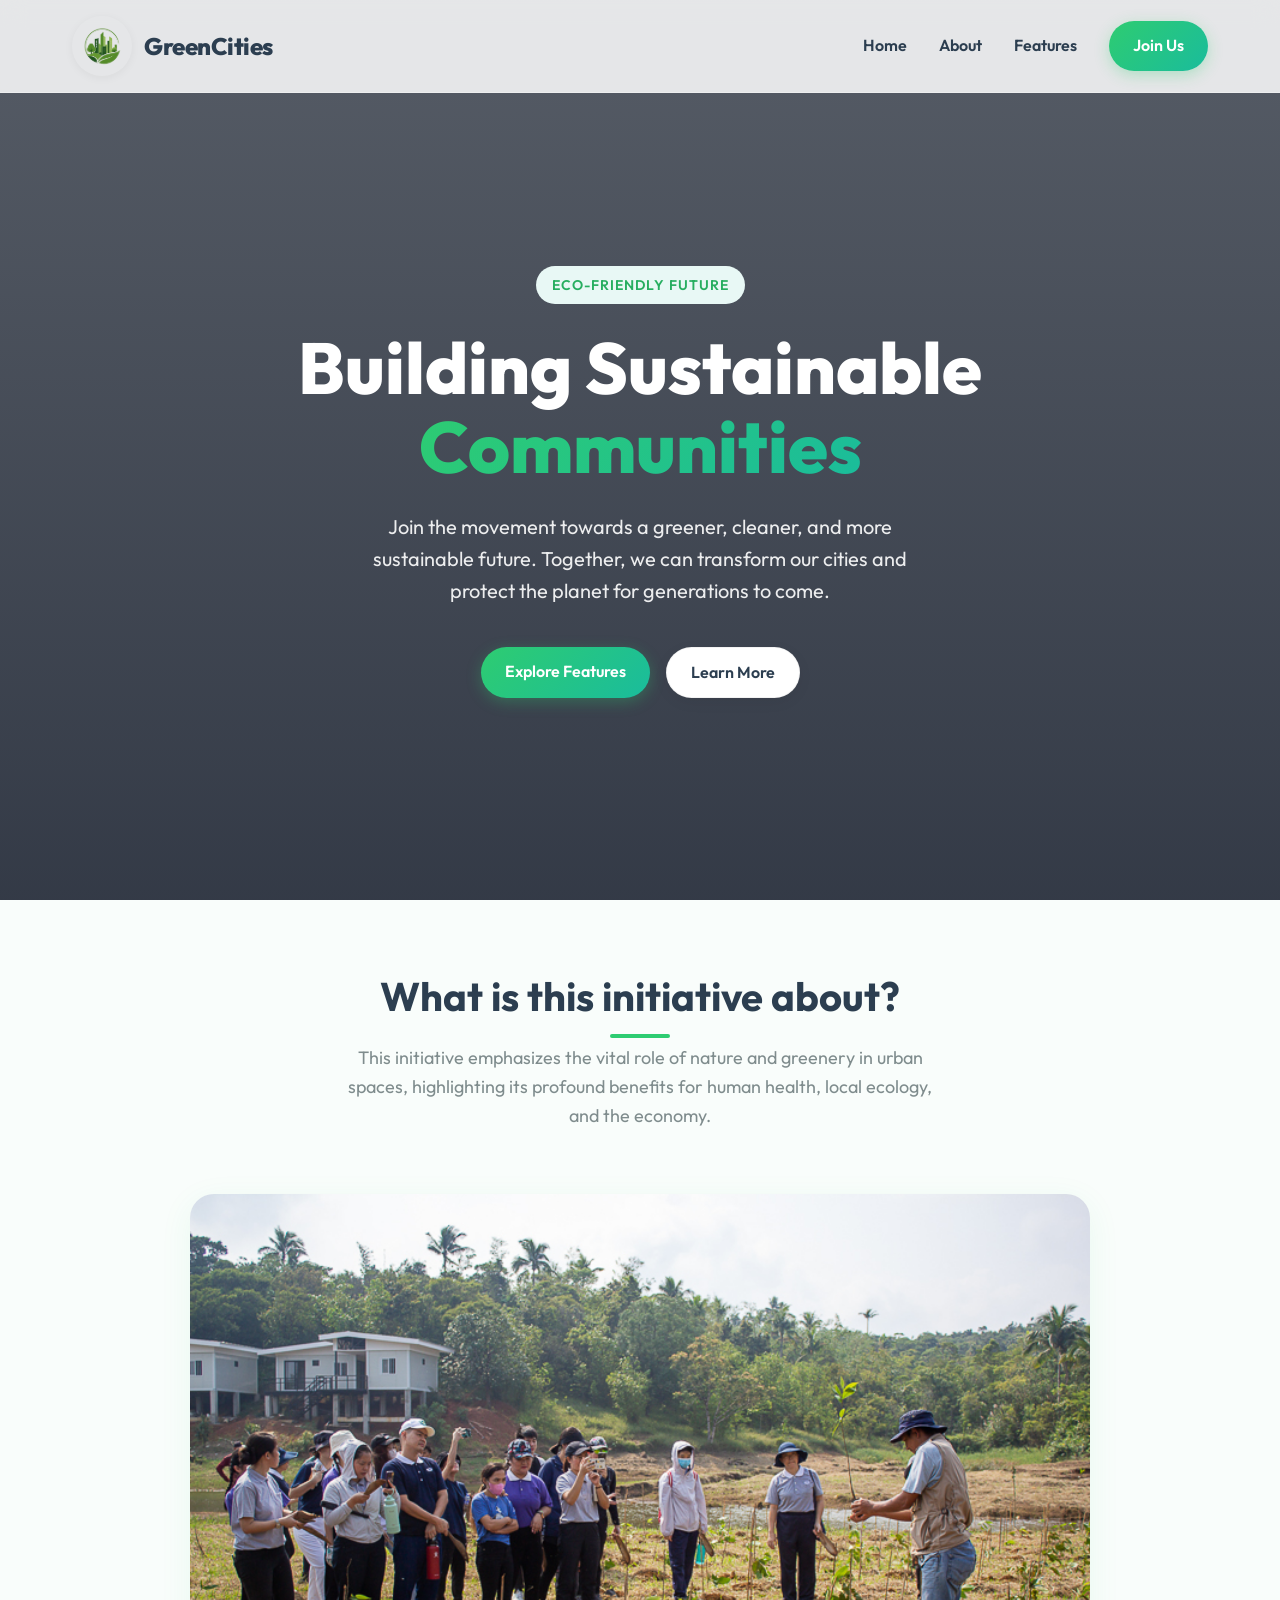
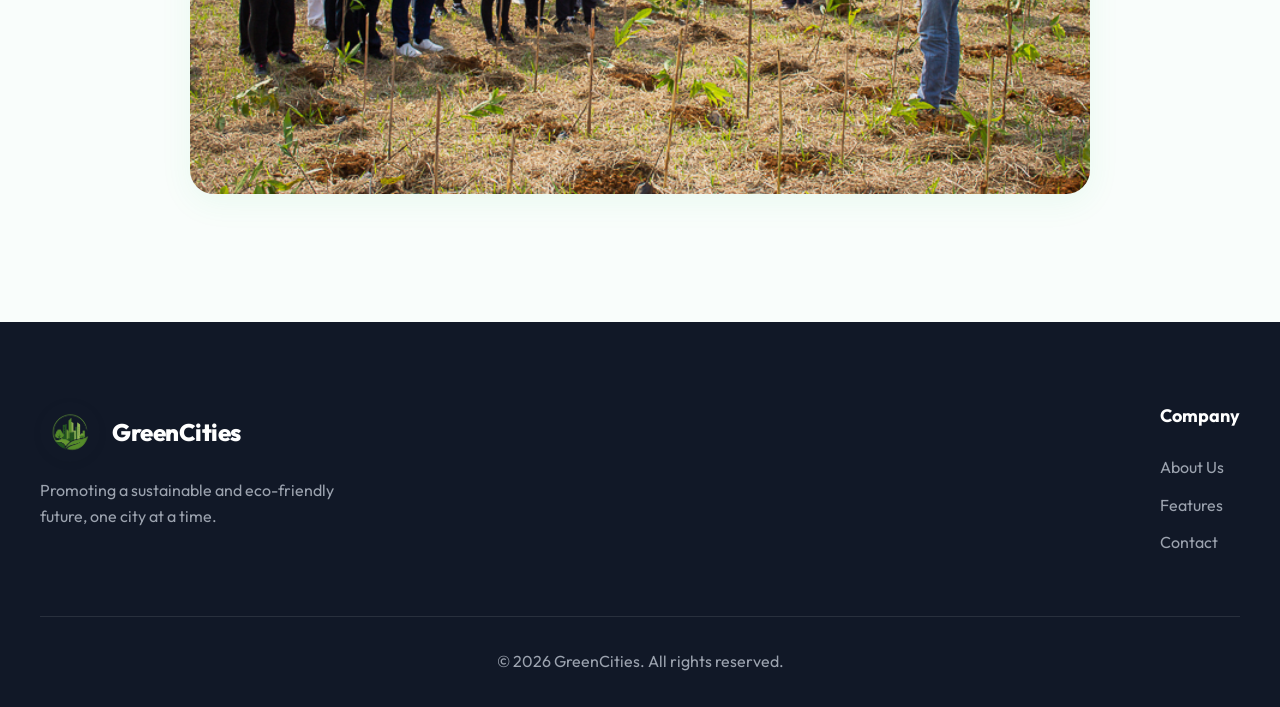
<file: index.html>
<!DOCTYPE html>
<html lang="en">

<head>
    <meta charset="UTF-8">
    <meta name="viewport" content="width=device-width, initial-scale=1.0">
    <meta name="description" content="GreenCities - Promoting a sustainable future through eco-friendly initiatives.">
    <title>GreenCities | Sustainability for a Better Tomorrow</title>
    <link rel="preconnect" href="https://fonts.googleapis.com">
    <link rel="preconnect" href="https://fonts.gstatic.com" crossorigin>
    <link href="https://fonts.googleapis.com/css2?family=Outfit:wght@300;400;600;800&display=swap" rel="stylesheet">
    <link rel="stylesheet" href="style.css">
</head>

<body>
    <header class="glass-header">
        <div class="header-container">
            <div class="logo-space">
                <img src="images/GreenCitiesLogo.png" alt="GreenCities Logo" class="logo">
                <span class="logo-text">GreenCities</span>
            </div>
            <nav>
                <ul class="nav-links">
                    <li><a href="index.html">Home</a></li>
                    <li><a href="about.html">About</a></li>
                    <li><a href="features.html">Features</a></li>
                    <li><a href="contact.html" class="btn-primary">Join Us</a></li>
                </ul>
            </nav>
        </div>
    </header>

    <main>
        <section id="home" class="hero">
            <div class="hero-content">
                <div class="badge">Eco-Friendly Future</div>
                <h1>Building Sustainable <span class="highlight">Communities</span></h1>
                <p>Join the movement towards a greener, cleaner, and more sustainable future. Together, we can transform
                    our cities and protect the planet for generations to come.</p>
                <div class="hero-actions">
                    <a href="features.html" class="btn-primary">Explore Features</a>
                    <a href="about.html" class="btn-secondary">Learn More</a>
                </div>
            </div>
        </section>

        <section id="initiatives" class="initiative-section">
            <div class="initiative-container">
                <div class="section-header">
                    <h2>What is this initiative about?</h2>
                    <p>This initiative emphasizes the vital role of nature and greenery in urban spaces, highlighting
                        its profound benefits for human health, local ecology, and the economy.</p>
                </div>
            </div>
            <div class="initiative-image-wrapper">
                <img src="images/initiative.jpg" alt="Community tree planting initiative">
            </div>
        </section>
    </main>

    <footer>
        <div class="footer-content">
            <div class="footer-brand">
                <div class="logo-space footer-logo">
                    <img src="images/GreenCitiesLogo.png" alt="GreenCities Logo" class="logo">
                    <span class="logo-text">GreenCities</span>
                </div>
                <p>Promoting a sustainable and eco-friendly future, one city at a time.</p>
            </div>
            <div class="footer-links">
                <div class="link-group">
                    <h4>Company</h4>
                    <a href="about.html">About Us</a>
                    <a href="features.html">Features</a>
                    <a href="contact.html">Contact</a>
                </div>

            </div>
        </div>
        <div class="footer-bottom">
            <p>&copy; 2026 GreenCities. All rights reserved.</p>
        </div>
    </footer>
</body>

</html>
</file>
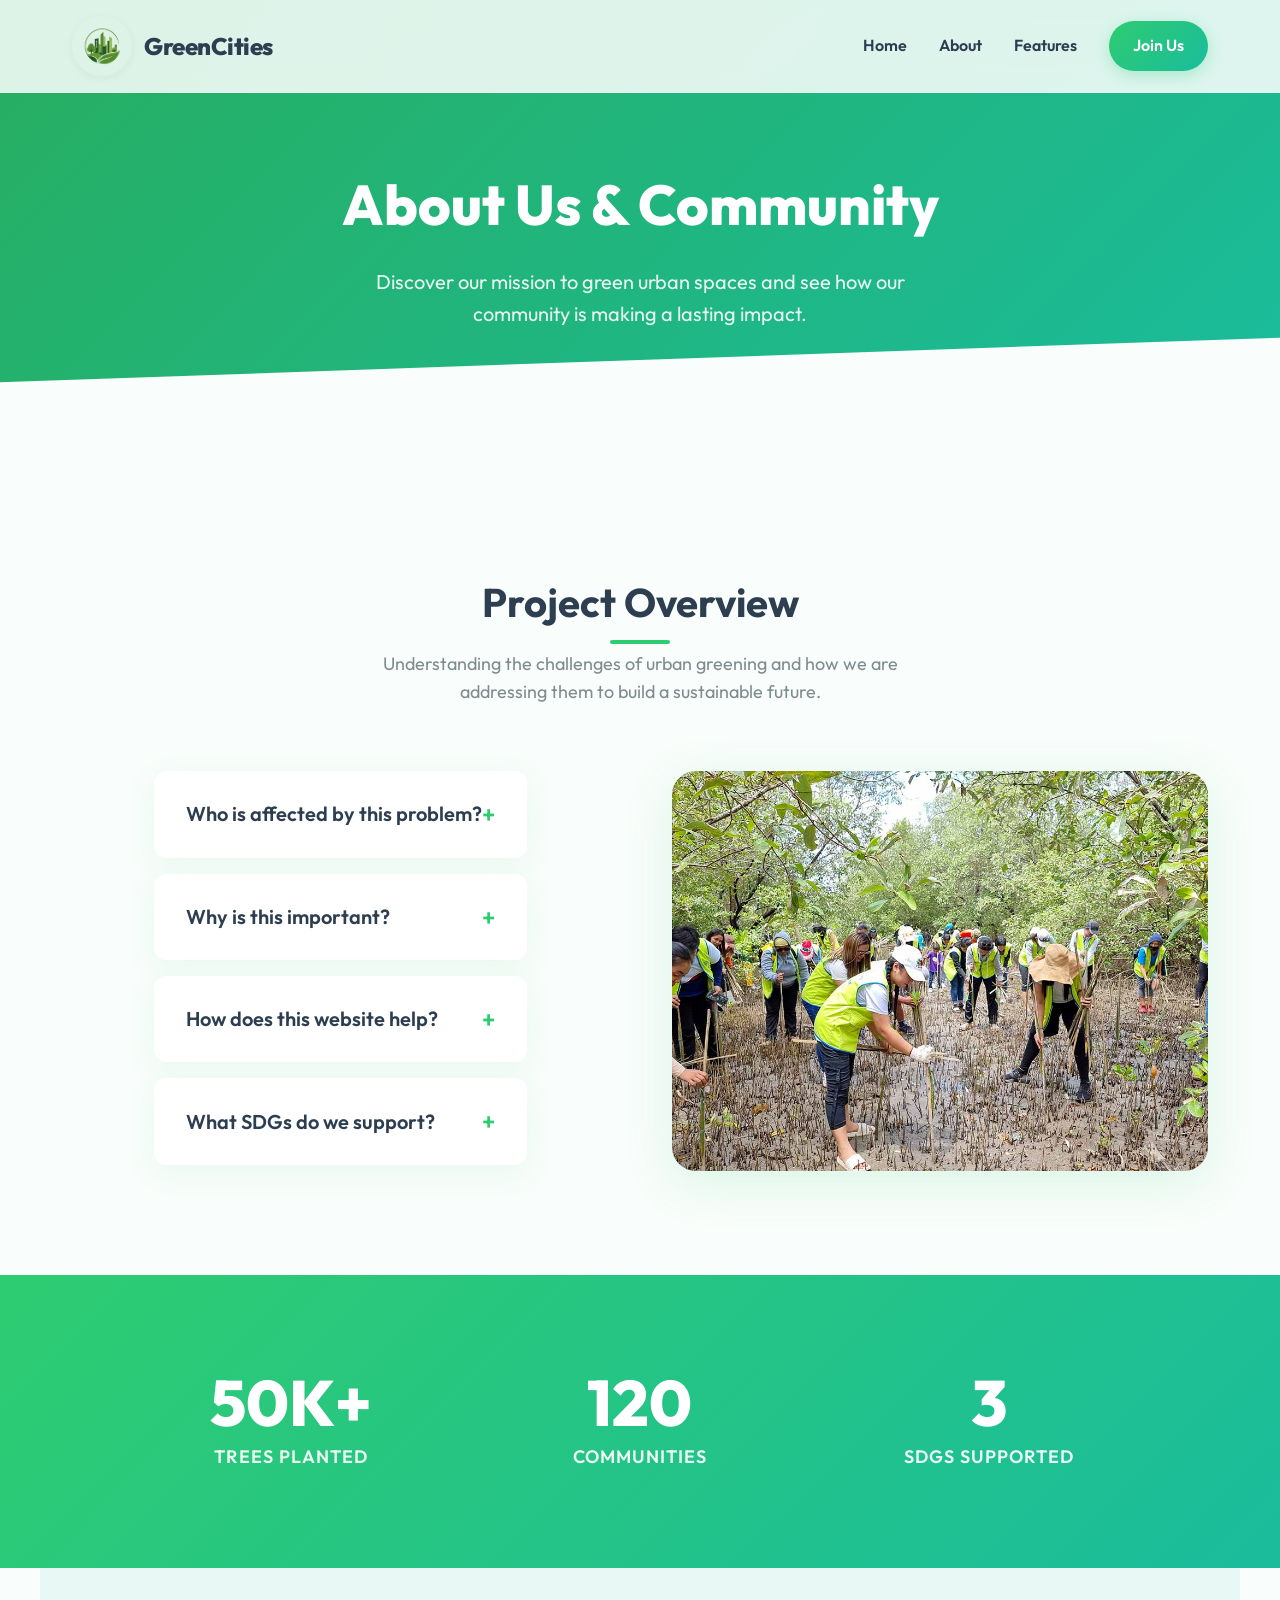
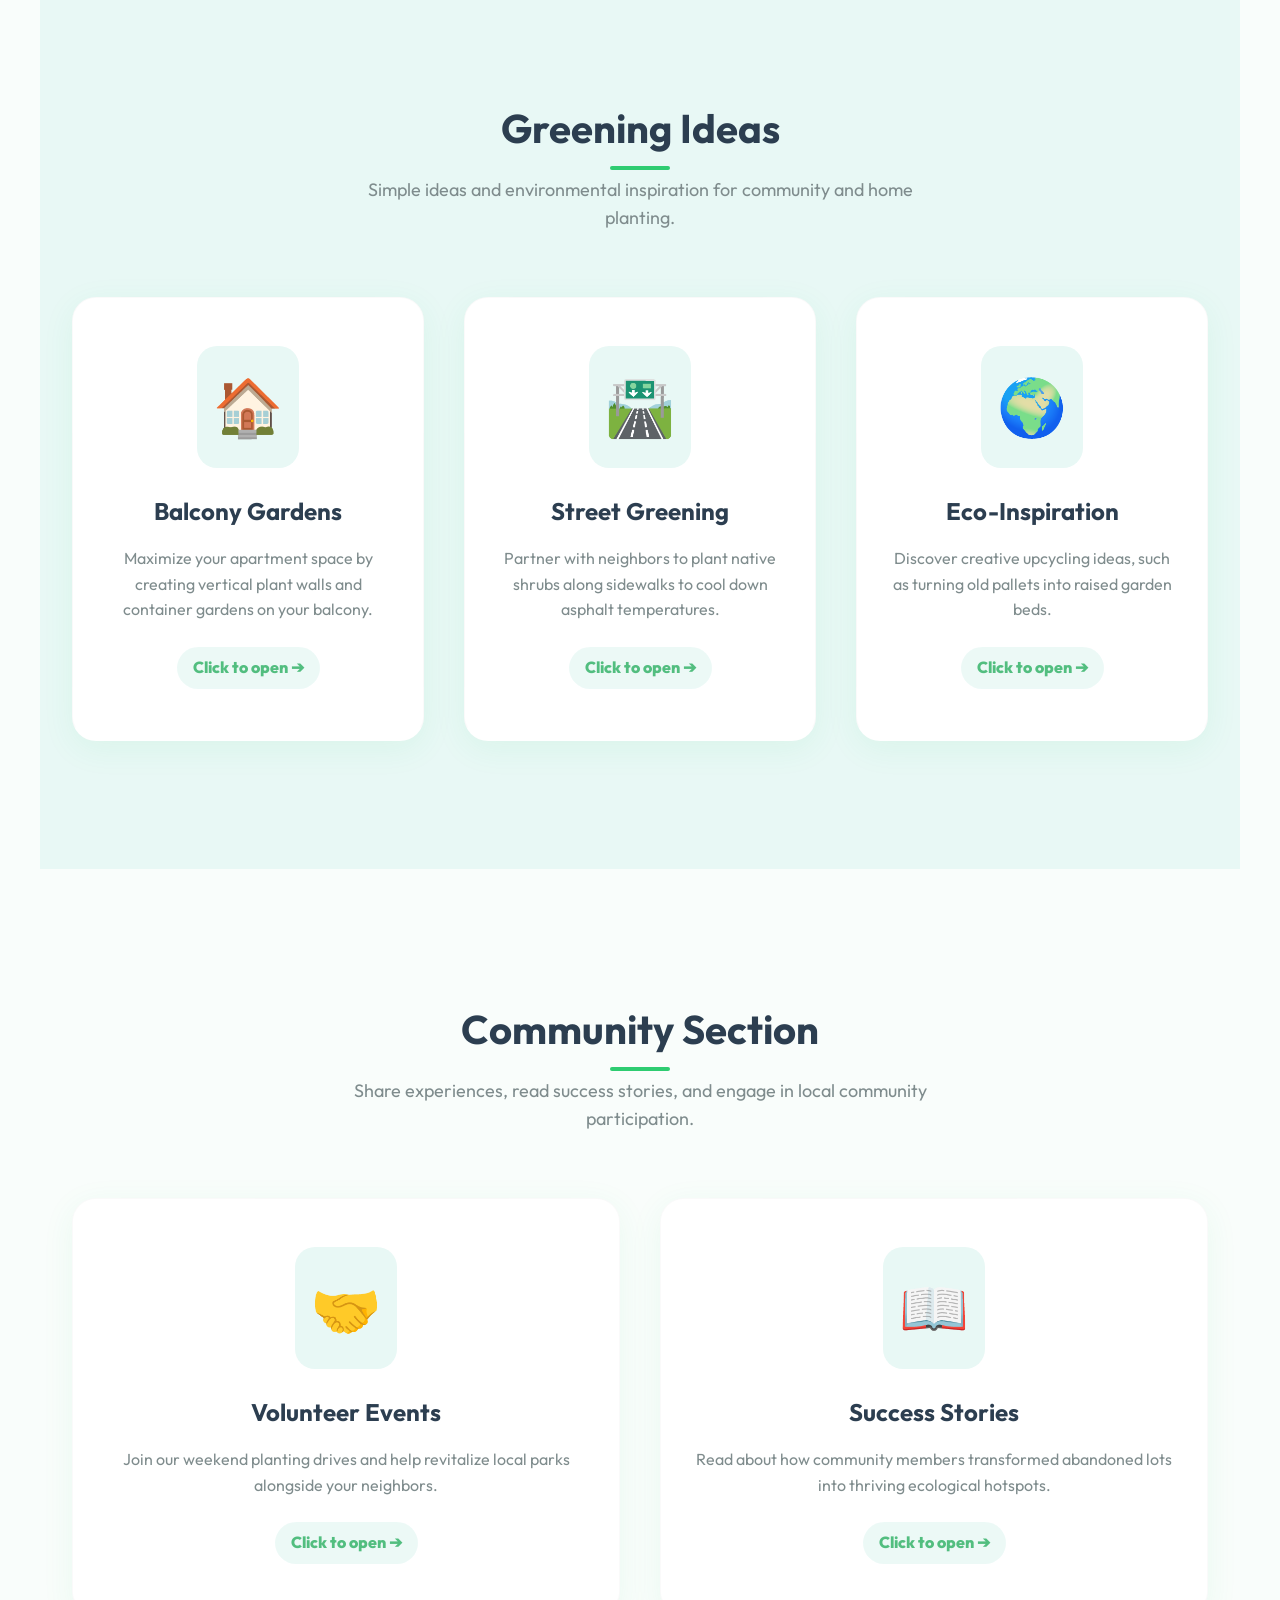
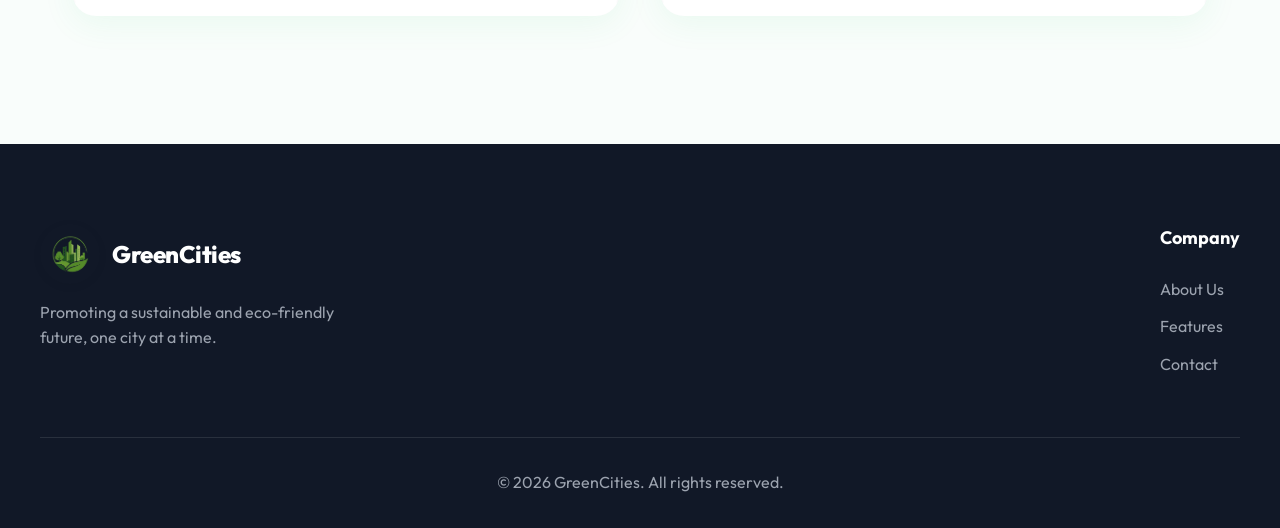
<file: about.html>
<!DOCTYPE html>
<html lang="en">

<head>
    <meta charset="UTF-8">
    <meta name="viewport" content="width=device-width, initial-scale=1.0">
    <meta name="description" content="GreenCities - About Us and Community.">
    <title>GreenCities | About Us</title>
    <link rel="preconnect" href="https://fonts.googleapis.com">
    <link rel="preconnect" href="https://fonts.gstatic.com" crossorigin>
    <link href="https://fonts.googleapis.com/css2?family=Outfit:wght@300;400;600;800&display=swap" rel="stylesheet">
    <link rel="stylesheet" href="style.css">
</head>

<body>
    <header class="glass-header">
        <div class="header-container">
            <div class="logo-space">
                <img src="images/GreenCitiesLogo.png" alt="GreenCities Logo" class="logo">
                <span class="logo-text">GreenCities</span>
            </div>
            <nav>
                <ul class="nav-links">
                    <li><a href="index.html">Home</a></li>
                    <li><a href="about.html">About</a></li>
                    <li><a href="features.html">Features</a></li>
                    <li><a href="contact.html" class="btn-primary">Join Us</a></li>
                </ul>
            </nav>
        </div>
    </header>

    <main>
        <section class="page-hero">
            <h1>About Us & Community</h1>
            <p>Discover our mission to green urban spaces and see how our community is making a lasting impact.</p>
        </section>

        <section id="our-mission" class="features" style="padding-bottom: 6rem;">
            <div class="section-header">
                <h2>Project Overview</h2>
                <p>Understanding the challenges of urban greening and how we are addressing them to build a sustainable
                    future.</p>
            </div>

            <div class="split-layout">
                <div class="accordion">
                    <details class="accordion-item">
                        <summary class="accordion-summary">Who is affected by this problem?</summary>
                        <div class="accordion-content">
                            <div class="accordion-inner">
                                <p><strong>Residents in hot, dry urban areas</strong> are the most affected, especially
                                    individuals and local volunteers eager to plant trees but lacking proper guidance.
                                    Without reliable information, local governments and environmental groups struggle to
                                    promote urban greening, ultimately leaving future generations to face worsening climate
                                    conditions and a lack of green spaces.</p>
                            </div>
                        </div>
                    </details>

                    <details class="accordion-item">
                        <summary class="accordion-summary">Why is this important?</summary>
                        <div class="accordion-content">
                            <div class="accordion-inner">
                                <p>Many people want to help the environment, but without clear guidance, they may choose the
                                    wrong plants or care for them incorrectly, leading to failed efforts. This impacts
                                    entire communities, making cities hotter, less sustainable, and highly vulnerable to
                                    climate change.</p>
                            </div>
                        </div>
                    </details>

                    <details class="accordion-item">
                        <summary class="accordion-summary">How does this website help?</summary>
                        <div class="accordion-content">
                            <div class="accordion-inner">
                                <p>We serve as a <strong>centralized platform</strong> providing clear, reliable guidance
                                    tailored for hot and dry climates. By offering step-by-step instructions, plant
                                    selection tools, visual tutorials, and interactive community features, we empower users
                                    to succeed in their sustainable urban development efforts.</p>
                            </div>
                        </div>
                    </details>

                    <details class="accordion-item">
                        <summary class="accordion-summary">What SDGs do we support?</summary>
                        <div class="accordion-content">
                            <div class="accordion-inner">
                                <ul style="list-style-position: inside; padding-top: 0.5rem;">
                                    <li style="margin-bottom: 0.5rem;"><strong>SDG 11 (Sustainable Cities):</strong>
                                        Promoting greener spaces to enhance public health and livability.</li>
                                    <li style="margin-bottom: 0.5rem;"><strong>SDG 13 (Climate Action):</strong> Reducing
                                        CO2 levels and mitigating urban heat through tree planting.</li>
                                    <li><strong>SDG 15 (Life on Land):</strong> Supporting biodiversity by restoring urban
                                        ecosystems with native plants.</li>
                                </ul>
                            </div>
                        </div>
                    </details>
                </div>
                <div class="split-image">
                    <img src="images/communityPlanting.jpg" alt="Community Planting">
                </div>
            </div>
        </section>

        <section class="impact-section">
            <div class="impact-grid">
                <div class="impact-card">
                    <h3>50K+</h3>
                    <p>Trees Planted</p>
                </div>
                <div class="impact-card">
                    <h3>120</h3>
                    <p>Communities</p>
                </div>
                <div class="impact-card">
                    <h3>3</h3>
                    <p>SDGs Supported</p>
                </div>
            </div>
        </section>
        <section id="greening-ideas" class="features" style="background-color: var(--primary-light);">
            <div class="section-header">
                <h2>Greening Ideas</h2>
                <p>Simple ideas and environmental inspiration for community and home planting.</p>
            </div>
            <div class="feature-grid">
                <a href="green-ideas.html#balcony-gardens" class="feature-link">
                    <div class="feature-card">
                        <div class="icon">🏠</div>
                        <h3>Balcony Gardens</h3>
                        <p>Maximize your apartment space by creating vertical plant walls and container gardens on your
                            balcony.</p>
                    </div>
                </a>
                <a href="green-ideas.html#street-greening" class="feature-link">
                    <div class="feature-card">
                        <div class="icon">🛣️</div>
                        <h3>Street Greening</h3>
                        <p>Partner with neighbors to plant native shrubs along sidewalks to cool down asphalt
                            temperatures.</p>
                    </div>
                </a>
                <a href="green-ideas.html#eco-inspiration" class="feature-link">
                    <div class="feature-card">
                        <div class="icon">🌍</div>
                        <h3>Eco-Inspiration</h3>
                        <p>Discover creative upcycling ideas, such as turning old pallets into raised garden beds.</p>
                    </div>
                </a>
            </div>
        </section>

        <section id="community" class="features">
            <div class="section-header">
                <h2>Community Section</h2>
                <p>Share experiences, read success stories, and engage in local community participation.</p>
            </div>
            <div class="feature-grid">
                <a href="volunteer-events.html" class="feature-link">
                    <div class="feature-card">
                        <div class="icon">🤝</div>
                        <h3>Volunteer Events</h3>
                        <p>Join our weekend planting drives and help revitalize local parks alongside your neighbors.
                        </p>
                    </div>
                </a>
                <a href="success-stories.html" class="feature-link">
                    <div class="feature-card">
                        <div class="icon">📖</div>
                        <h3>Success Stories</h3>
                        <p>Read about how community members transformed abandoned lots into thriving ecological
                            hotspots.</p>
                    </div>
                </a>
            </div>
        </section>
    </main>

    <footer>
        <div class="footer-content">
            <div class="footer-brand">
                <div class="logo-space footer-logo">
                    <img src="images/GreenCitiesLogo.png" alt="GreenCities Logo" class="logo">
                    <span class="logo-text">GreenCities</span>
                </div>
                <p>Promoting a sustainable and eco-friendly future, one city at a time.</p>
            </div>
            <div class="footer-links">
                <div class="link-group">
                    <h4>Company</h4>
                    <a href="about.html">About Us</a>
                    <a href="features.html">Features</a>
                    <a href="contact.html">Contact</a>
                </div>

            </div>
        </div>
        <div class="footer-bottom">
            <p>&copy; 2026 GreenCities. All rights reserved.</p>
        </div>
    </footer>



    <script>
        const accordions = document.querySelectorAll('.accordion-item');
        accordions.forEach(acc => {
            const summary = acc.querySelector('.accordion-summary');
            summary.addEventListener('click', (e) => {
                e.preventDefault();
                const isOpen = acc.hasAttribute('open');

                accordions.forEach(other => {
                    if (other !== acc && other.hasAttribute('open')) {
                        other.classList.remove('is-open');
                        setTimeout(() => other.removeAttribute('open'), 400);
                    }
                });

                if (isOpen) {
                    acc.classList.remove('is-open');
                    setTimeout(() => acc.removeAttribute('open'), 400);
                } else {
                    acc.setAttribute('open', '');
                    setTimeout(() => acc.classList.add('is-open'), 10);
                }
            });
        });
    </script>
</body>

</html>
</file>
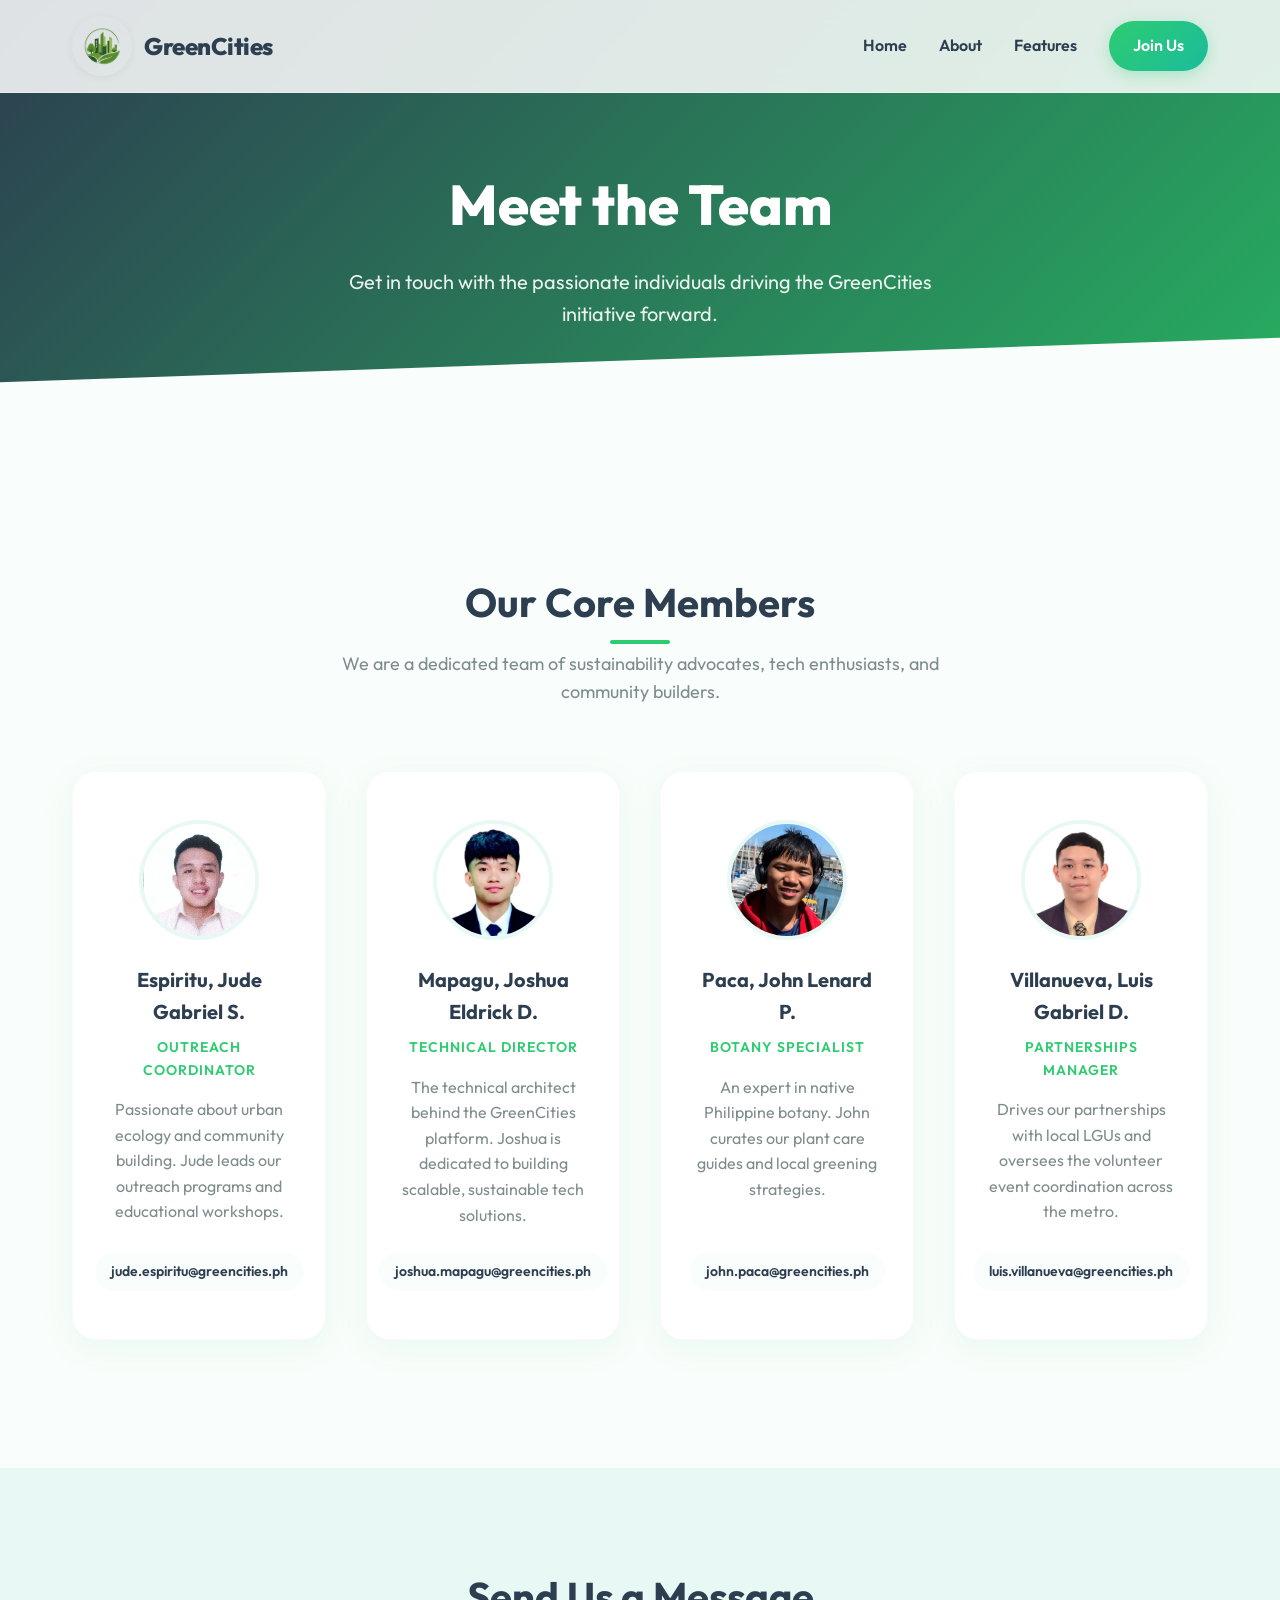
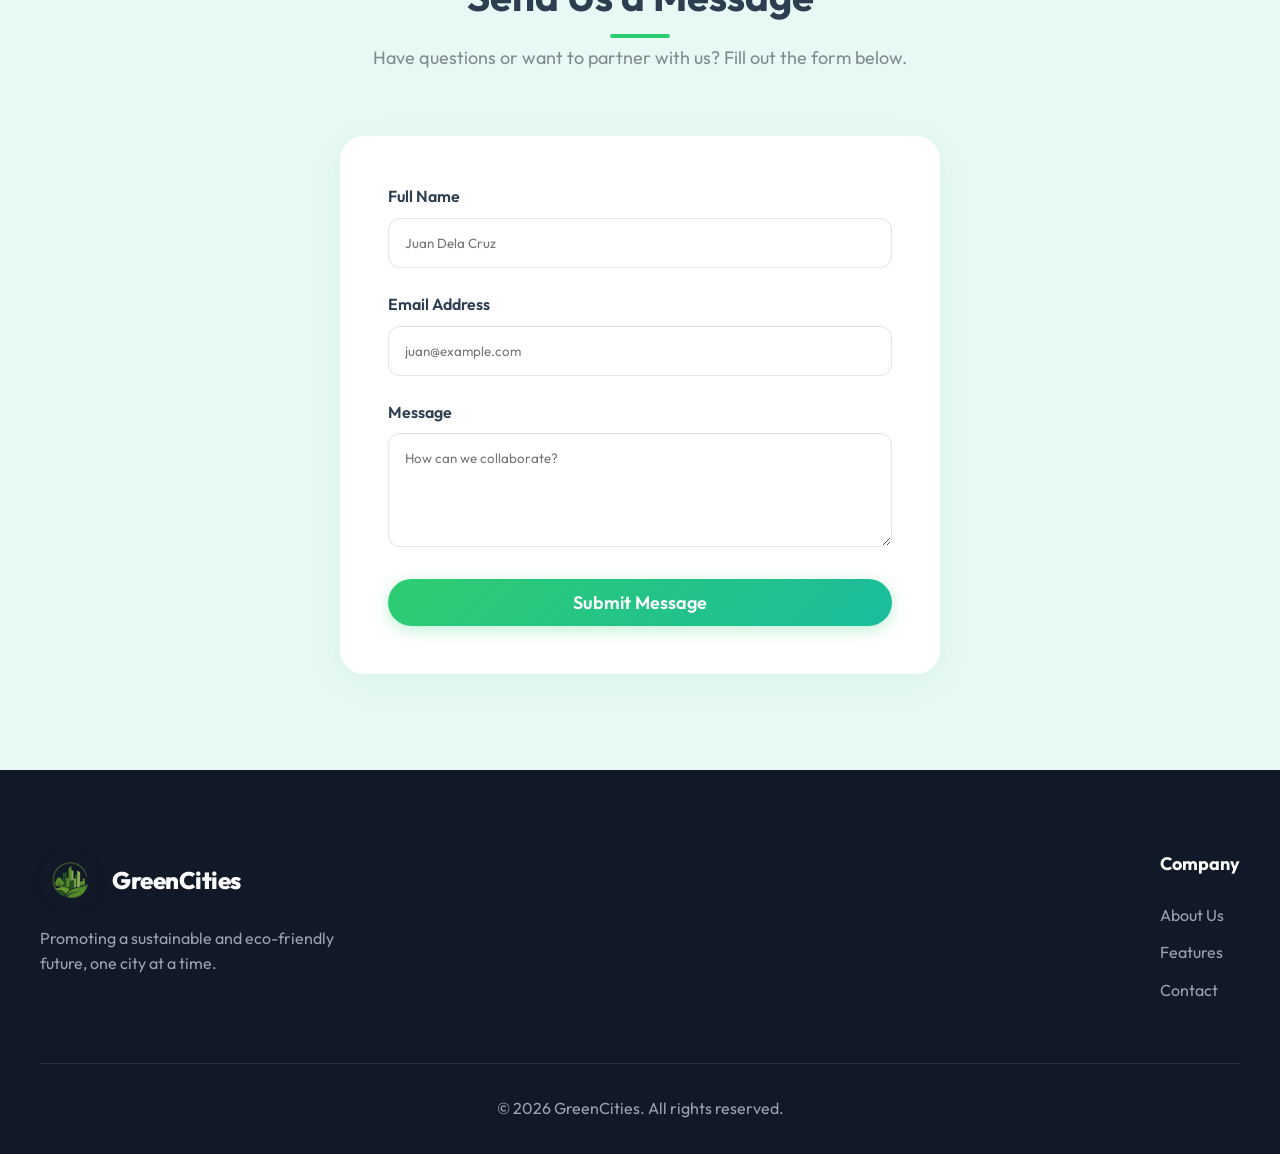
<file: contact.html>
<!DOCTYPE html>
<html lang="en">

<head>
    <meta charset="UTF-8">
    <meta name="viewport" content="width=device-width, initial-scale=1.0">
    <meta name="description" content="GreenCities - Contact the Team.">
    <title>GreenCities | Contact Us</title>
    <link rel="preconnect" href="https://fonts.googleapis.com">
    <link rel="preconnect" href="https://fonts.gstatic.com" crossorigin>
    <link href="https://fonts.googleapis.com/css2?family=Outfit:wght@300;400;600;800&display=swap" rel="stylesheet">
    <link rel="stylesheet" href="style.css">
    <style>
        .team-grid {
            display: grid;
            grid-template-columns: repeat(auto-fit, minmax(250px, 1fr));
            gap: 2.5rem;
            margin-top: 3rem;
        }
        .team-card {
            background: var(--white);
            padding: 3rem 2rem;
            border-radius: 24px;
            box-shadow: var(--shadow-soft);
            text-align: center;
            transition: var(--transition);
            border: 1px solid rgba(0, 0, 0, 0.02);
            display: flex;
            flex-direction: column;
            align-items: center;
        }
        .team-card:hover {
            transform: translateY(-10px);
            box-shadow: var(--shadow-hover);
            border-bottom: 4px solid var(--primary);
        }
        .team-avatar {
            width: 120px;
            height: 120px;
            border-radius: 50%;
            object-fit: cover;
            margin-bottom: 1.5rem;
            border: 4px solid var(--primary-light);
        }
        .team-card h3 {
            font-size: 1.25rem;
            margin-bottom: 0.5rem;
            color: var(--text-main);
        }
        .team-card p.role {
            color: var(--primary);
            font-weight: 600;
            margin-bottom: 1rem;
            font-size: 0.875rem;
            text-transform: uppercase;
            letter-spacing: 1px;
        }
        .team-card p.intro {
            color: var(--text-light);
            margin-bottom: 1.5rem;
            flex: 1;
        }
        .team-card a.email {
            color: var(--text-main);
            text-decoration: none;
            font-weight: 600;
            padding: 0.5rem 1rem;
            background: var(--bg-main);
            border-radius: 50px;
            transition: var(--transition);
            font-size: 0.875rem;
        }
        .team-card a.email:hover {
            background: var(--primary);
            color: var(--white);
        }
        .contact-form-section {
            background-color: var(--primary-light);
            padding: 6rem 2rem;
        }
        .contact-container {
            max-width: 600px;
            margin: 0 auto;
            background: var(--white);
            padding: 3rem;
            border-radius: 24px;
            box-shadow: var(--shadow-soft);
        }
        .form-group {
            margin-bottom: 1.5rem;
        }
        .form-group label {
            display: block;
            margin-bottom: 0.5rem;
            font-weight: 600;
            color: var(--text-main);
        }
        .form-group input, .form-group textarea {
            width: 100%;
            padding: 1rem;
            border: 1px solid rgba(0,0,0,0.1);
            border-radius: 12px;
            font-family: inherit;
            transition: var(--transition);
        }
        .form-group input:focus, .form-group textarea:focus {
            outline: none;
            border-color: var(--primary);
            box-shadow: 0 0 0 3px rgba(46, 204, 113, 0.2);
        }
    </style>
</head>

<body>
    <header class="glass-header">
        <div class="header-container">
            <div class="logo-space">
                <img src="images/GreenCitiesLogo.png" alt="GreenCities Logo" class="logo">
                <span class="logo-text">GreenCities</span>
            </div>
            <nav>
                <ul class="nav-links">
                    <li><a href="index.html">Home</a></li>
                    <li><a href="about.html">About</a></li>
                    <li><a href="features.html">Features</a></li>
                    <li><a href="contact.html" class="btn-primary">Join Us</a></li>
                </ul>
            </nav>
        </div>
    </header>

    <main>
        <section class="page-hero" style="background: linear-gradient(135deg, #2C3E50 0%, var(--primary-dark) 100%);">
            <h1>Meet the Team</h1>
            <p>Get in touch with the passionate individuals driving the GreenCities initiative forward.</p>
        </section>

        <section class="features">
            <div class="section-header">
                <h2>Our Core Members</h2>
                <p>We are a dedicated team of sustainability advocates, tech enthusiasts, and community builders.</p>
            </div>
            
            <div class="team-grid">
                <!-- Team Member 1 -->
                <div class="team-card">
                    <img src="images/judeesp.jpg" alt="Jude Espiritu" class="team-avatar">
                    <h3>Espiritu, Jude Gabriel S.</h3>
                    <p class="role">Outreach Coordinator</p>
                    <p class="intro">Passionate about urban ecology and community building. Jude leads our outreach programs and educational workshops.</p>
                    <a href="mailto:jude.espiritu@greencities.ph" class="email">jude.espiritu@greencities.ph</a>
                </div>

                <!-- Team Member 2 -->
                <div class="team-card">
                    <img src="images/joshuamapagu.png" alt="Joshua Mapagu" class="team-avatar">
                    <h3>Mapagu, Joshua Eldrick D.</h3>
                    <p class="role">Technical Director</p>
                    <p class="intro">The technical architect behind the GreenCities platform. Joshua is dedicated to building scalable, sustainable tech solutions.</p>
                    <a href="mailto:joshua.mapagu@greencities.ph" class="email">joshua.mapagu@greencities.ph</a>
                </div>

                <!-- Team Member 3 -->
                <div class="team-card">
                    <img src="images/paca.jpg" alt="John Lenard Paca" class="team-avatar">
                    <h3>Paca, John Lenard P.</h3>
                    <p class="role">Botany Specialist</p>
                    <p class="intro">An expert in native Philippine botany. John curates our plant care guides and local greening strategies.</p>
                    <a href="mailto:john.paca@greencities.ph" class="email">john.paca@greencities.ph</a>
                </div>

                <!-- Team Member 4 -->
                <div class="team-card">
                    <img src="images/gabvillanueva.jpg" alt="Luis Villanueva" class="team-avatar">
                    <h3>Villanueva, Luis Gabriel D.</h3>
                    <p class="role">Partnerships Manager</p>
                    <p class="intro">Drives our partnerships with local LGUs and oversees the volunteer event coordination across the metro.</p>
                    <a href="mailto:luis.villanueva@greencities.ph" class="email">luis.villanueva@greencities.ph</a>
                </div>
            </div>
        </section>

        <section class="contact-form-section">
            <div class="section-header">
                <h2>Send Us a Message</h2>
                <p>Have questions or want to partner with us? Fill out the form below.</p>
            </div>
            <div class="contact-container">
                <form action="#" method="POST" onsubmit="event.preventDefault(); alert('Message sent!');">
                    <div class="form-group">
                        <label for="name">Full Name</label>
                        <input type="text" id="name" name="name" required placeholder="Juan Dela Cruz">
                    </div>
                    <div class="form-group">
                        <label for="email">Email Address</label>
                        <input type="email" id="email" name="email" required placeholder="juan@example.com">
                    </div>
                    <div class="form-group">
                        <label for="message">Message</label>
                        <textarea id="message" name="message" rows="5" required placeholder="How can we collaborate?"></textarea>
                    </div>
                    <button type="submit" class="btn-primary" style="width: 100%; border: none; cursor: pointer; font-family: inherit; font-size: 1.125rem;">Submit Message</button>
                </form>
            </div>
        </section>
    </main>

    <footer>
        <div class="footer-content">
            <div class="footer-brand">
                <div class="logo-space footer-logo">
                    <img src="images/GreenCitiesLogo.png" alt="GreenCities Logo" class="logo">
                    <span class="logo-text">GreenCities</span>
                </div>
                <p>Promoting a sustainable and eco-friendly future, one city at a time.</p>
            </div>
            <div class="footer-links">
                <div class="link-group">
                    <h4>Company</h4>
                    <a href="about.html">About Us</a>
                    <a href="features.html">Features</a>
                    <a href="contact.html">Contact</a>
                </div>
            </div>
        </div>
        <div class="footer-bottom">
            <p>&copy; 2026 GreenCities. All rights reserved.</p>
        </div>
    </footer>
</body>
</html>
</file>
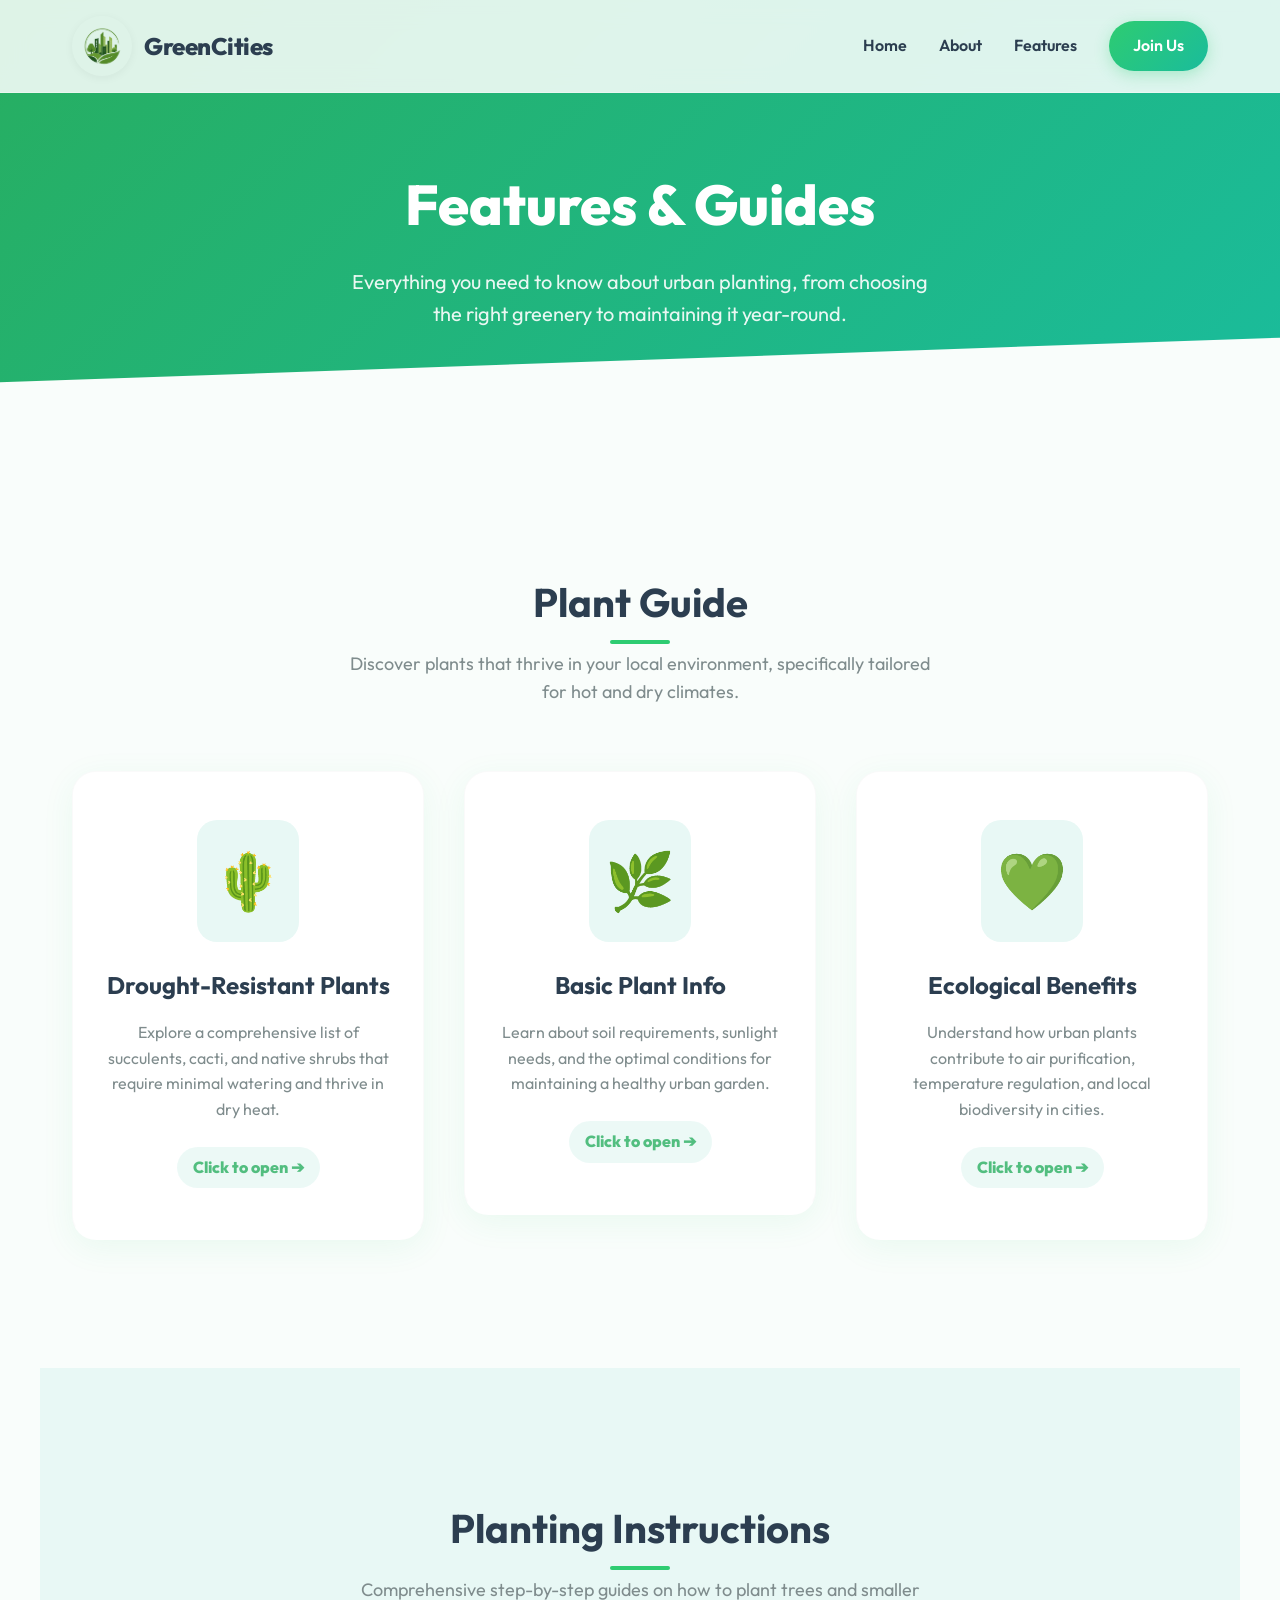
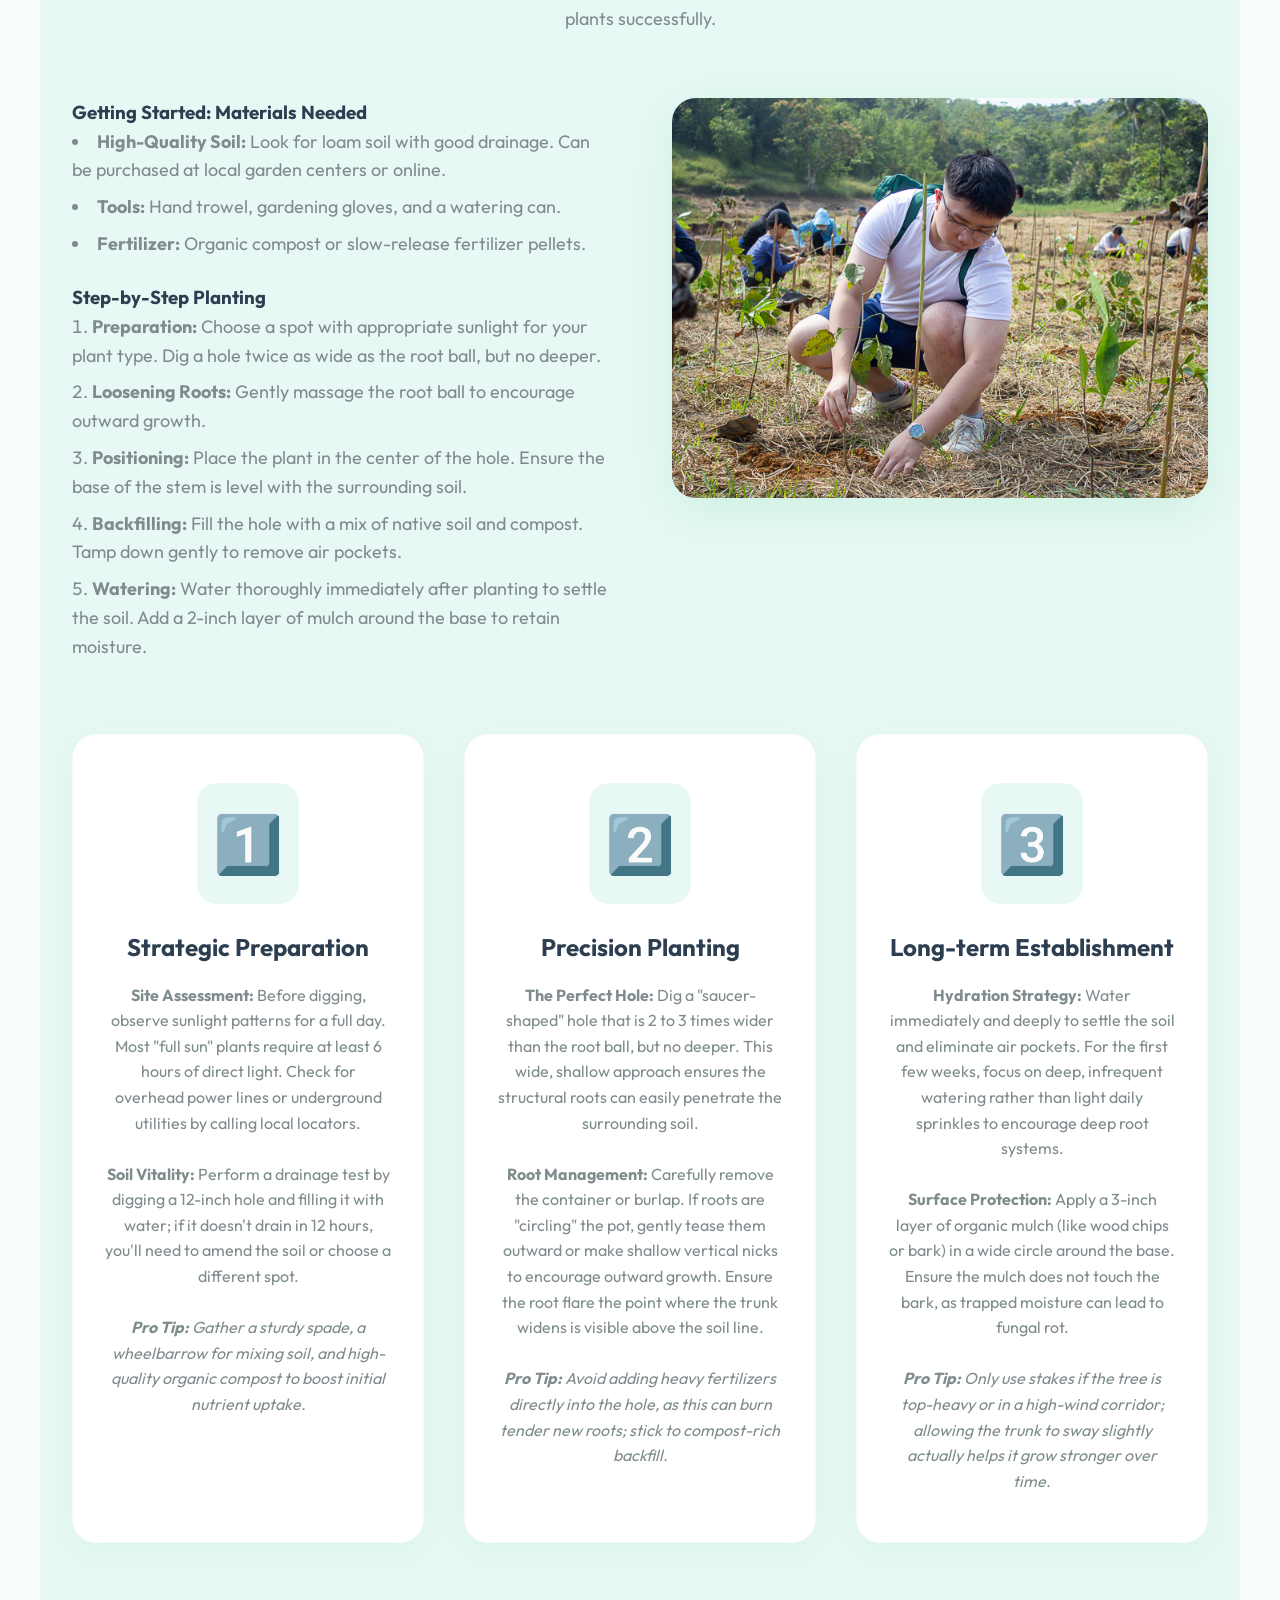
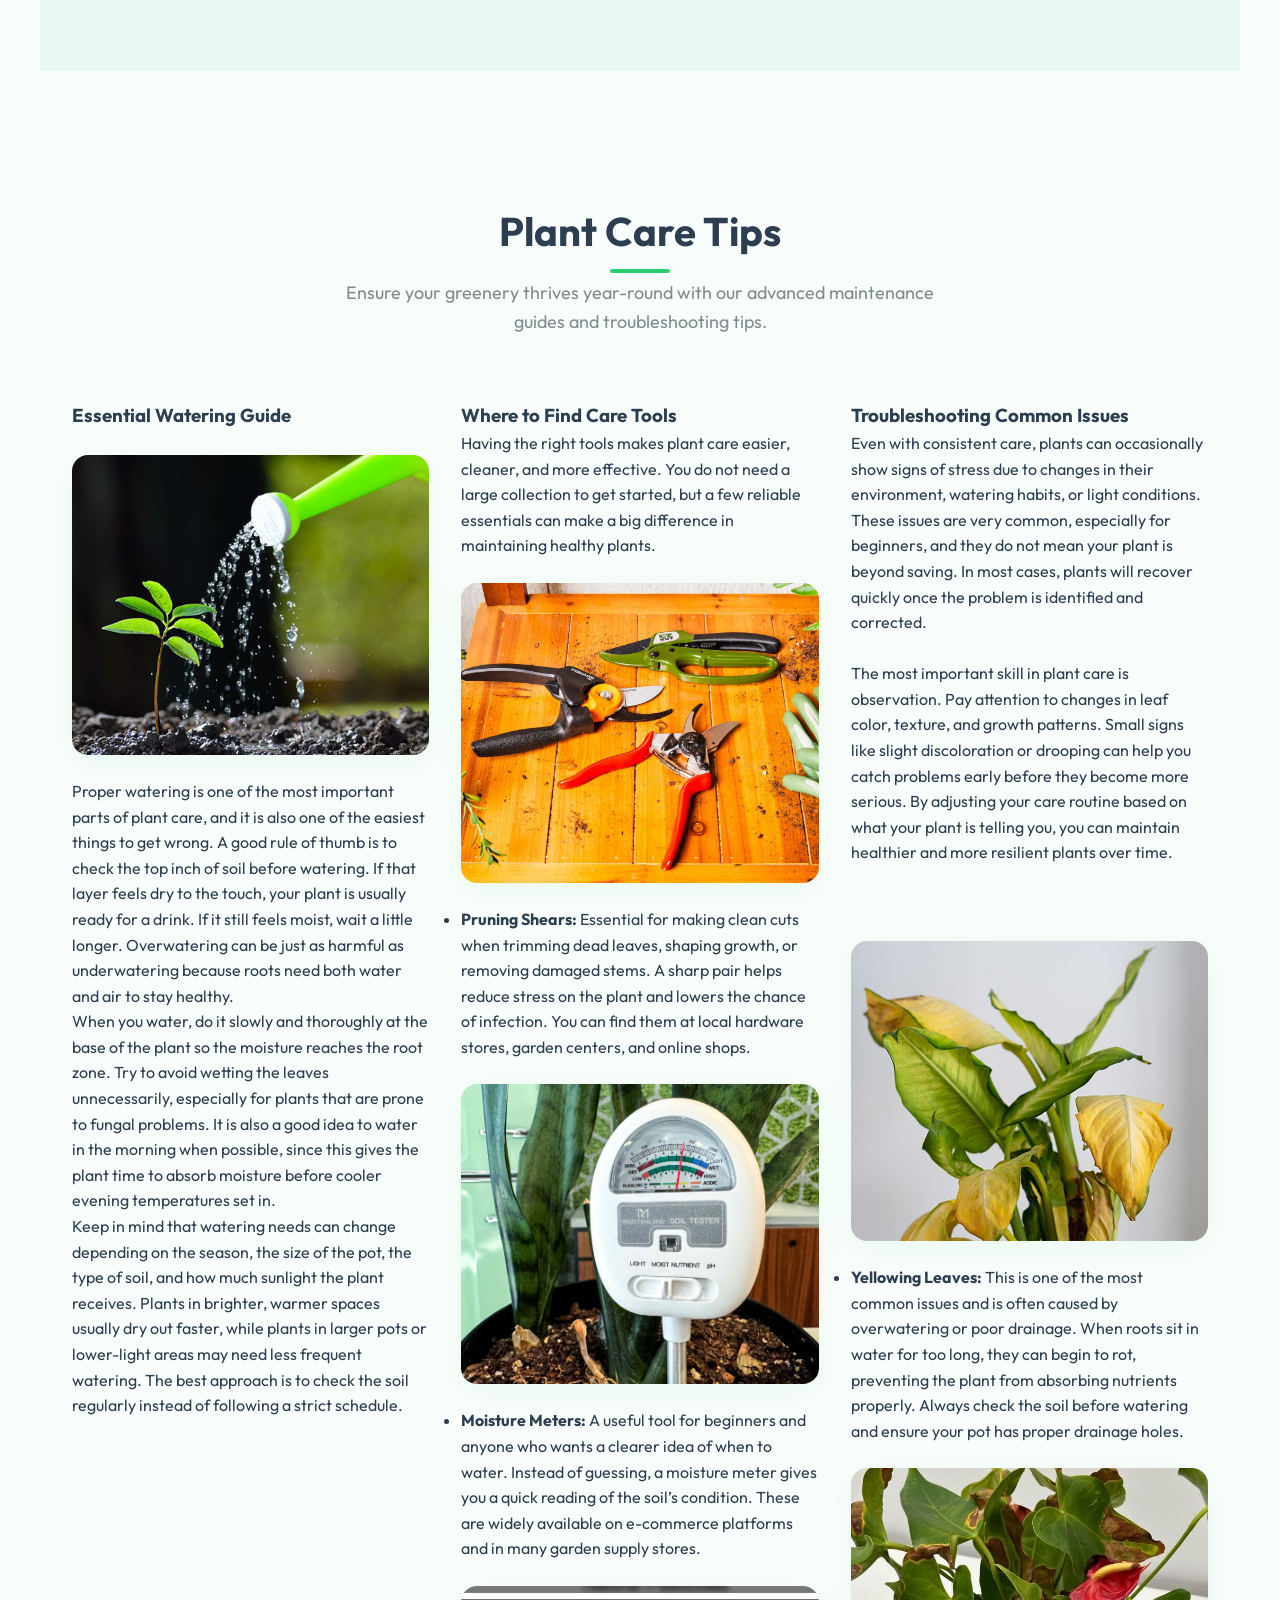
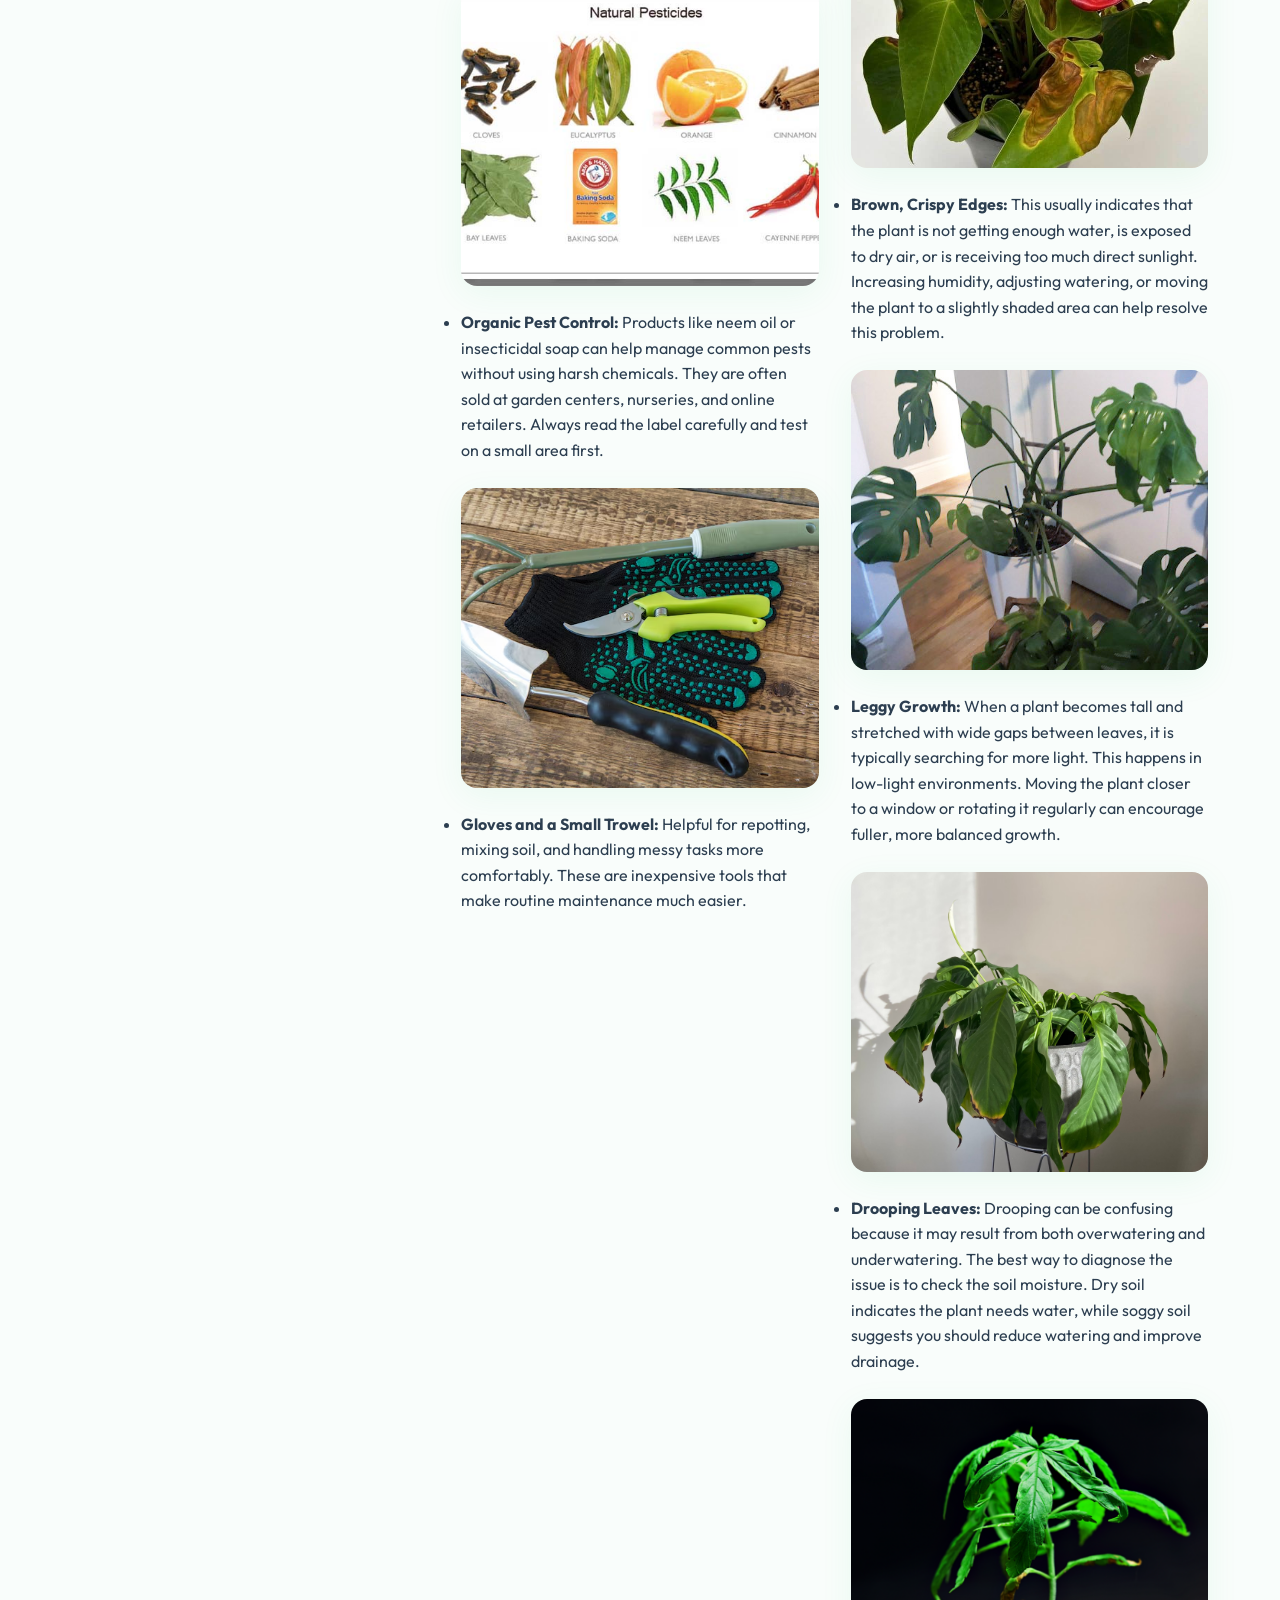
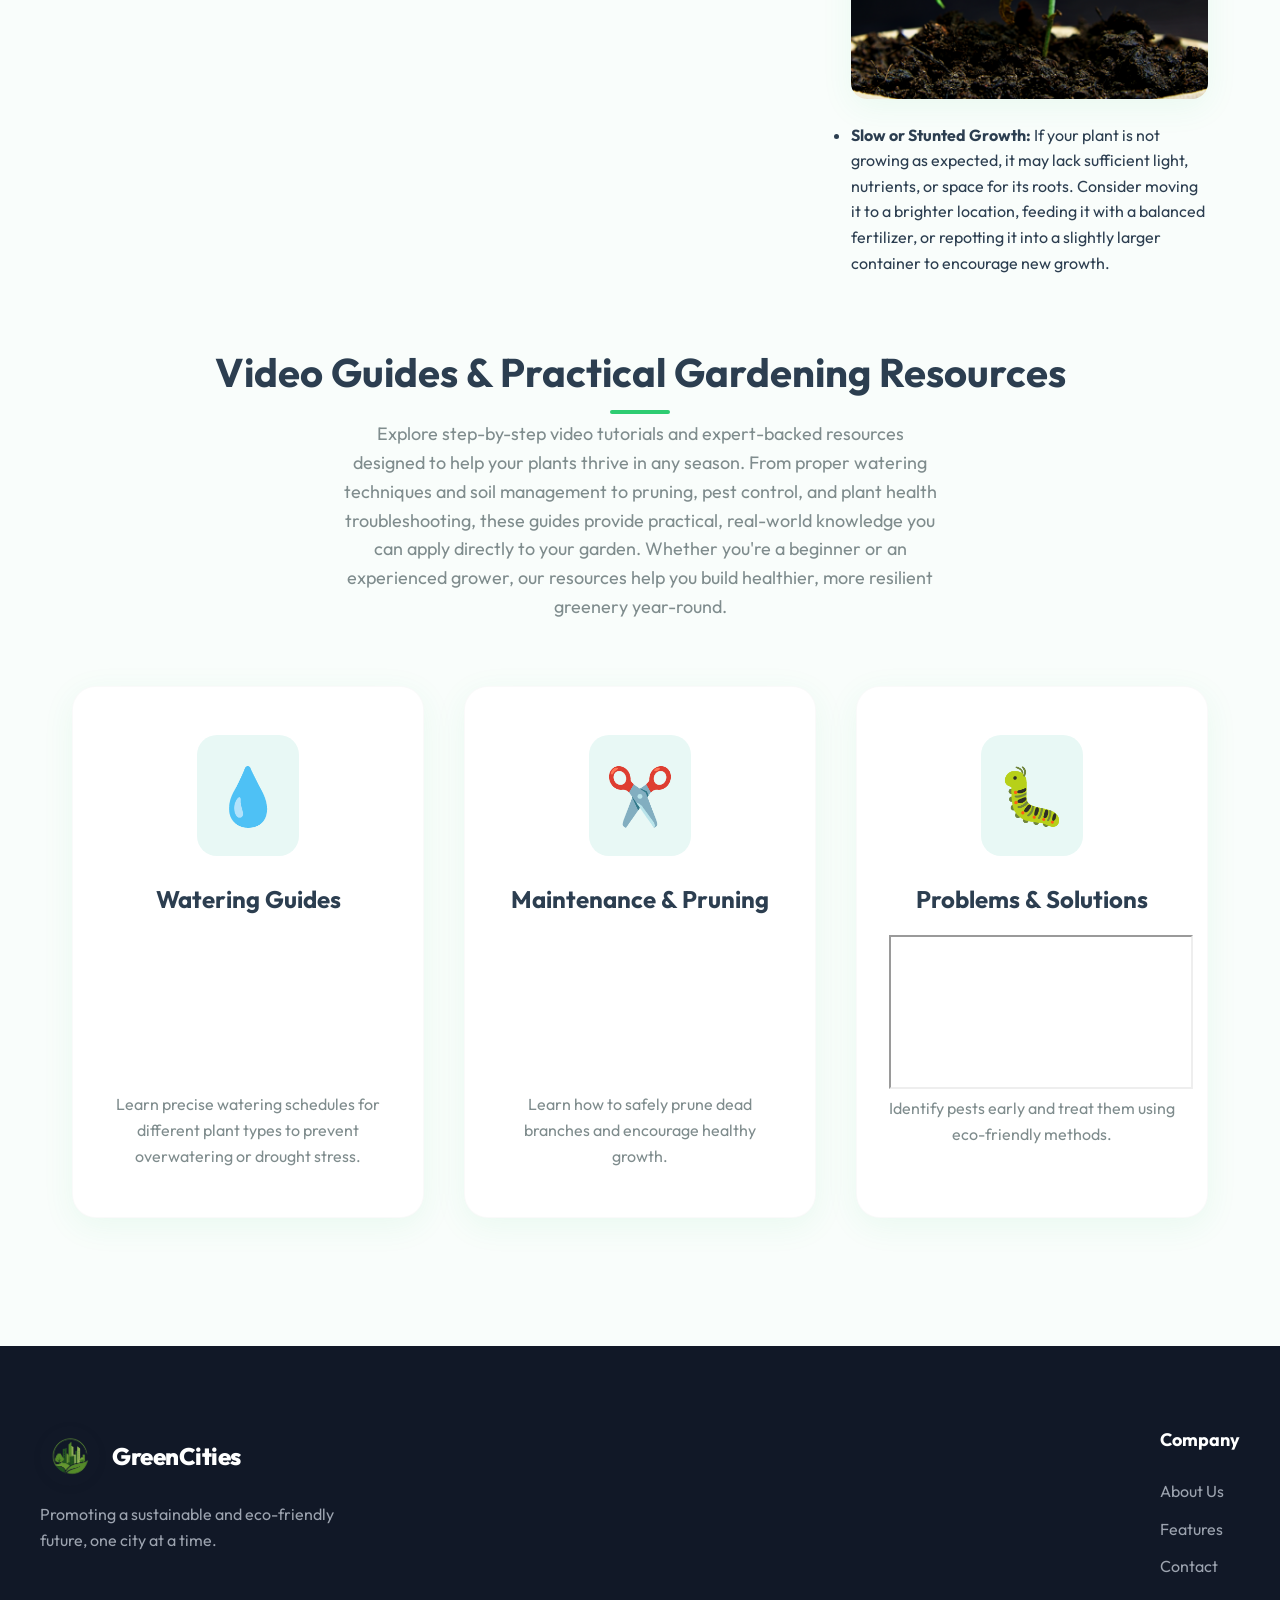
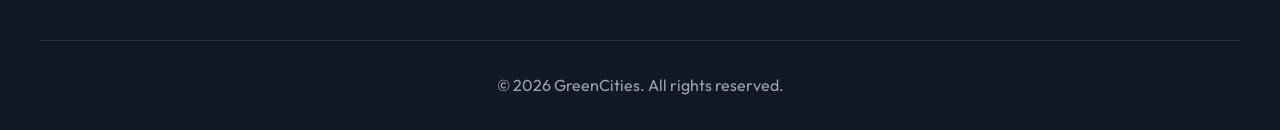
<file: features.html>
<!DOCTYPE html>
<html lang="en">

<head>
    <meta charset="UTF-8">
    <meta name="viewport" content="width=device-width, initial-scale=1.0">
    <meta name="description" content="GreenCities - Features and Guides.">
    <title>GreenCities | Features</title>
    <link rel="preconnect" href="https://fonts.googleapis.com">
    <link rel="preconnect" href="https://fonts.gstatic.com" crossorigin>
    <link href="https://fonts.googleapis.com/css2?family=Outfit:wght@300;400;600;800&display=swap" rel="stylesheet">
    <link rel="stylesheet" href="style.css">
</head>

<body>
    <header class="glass-header">
        <div class="header-container">
            <div class="logo-space">
                <img src="images/GreenCitiesLogo.png" alt="GreenCities Logo" class="logo">
                <span class="logo-text">GreenCities</span>
            </div>
            <nav>
                <ul class="nav-links">
                    <li><a href="index.html">Home</a></li>
                    <li><a href="about.html">About</a></li>
                    <li><a href="features.html">Features</a></li>
                    <li><a href="contact.html" class="btn-primary">Join Us</a></li>
                </ul>
            </nav>
        </div>
    </header>

    <main>
        <section class="page-hero">
            <h1>Features & Guides</h1>
            <p>Everything you need to know about urban planting, from choosing the right greenery to maintaining it
                year-round.</p>
        </section>

        <section id="plant-guide" class="features">
            <div class="section-header">
                <h2>Plant Guide</h2>
                <p>Discover plants that thrive in your local environment, specifically tailored for hot and dry
                    climates.</p>
            </div>
            <div class="feature-grid">
                <a href="drought-resistant-plants.html" class="feature-link">
                    <div class="feature-card">
                        <div class="icon">🌵</div>
                        <h3>Drought-Resistant Plants</h3>
                        <p>Explore a comprehensive list of succulents, cacti, and native shrubs that require minimal
                            watering and thrive in dry heat.</p>
                       
                    </div>
                </a>

                <a href="plant-info.html" class="feature-link">
                    <div class="feature-card">
                        <div class="icon">🌿</div>
                        <h3>Basic Plant Info</h3>
                        <p>Learn about soil requirements, sunlight needs, and the optimal conditions for maintaining a
                            healthy urban garden.</p>
                        
                    </div>
                </a>

                <a href="eco-benefits.html" class="feature-link">
                    <div class="feature-card">
                        <div class="icon">💚</div>
                        <h3>Ecological Benefits</h3>
                        <p>Understand how urban plants contribute to air purification, temperature regulation, and local
                            biodiversity in cities.</p>
                        
                    </div>
                </a>
            </div>
        </section>

        <section id="planting-instructions" class="features" style="background-color: var(--primary-light);">
            <div class="section-header">
                <h2>Planting Instructions</h2>
                <p>Comprehensive step-by-step guides on how to plant trees and smaller plants successfully.</p>
            </div>

            <div class="split-layout" style="margin-bottom: 4rem;">
                <div class="split-content">
                    <h3>Getting Started: Materials Needed</h3>
                    <ul class="content-list" style="margin-bottom: 1.5rem;">
                        <li><strong>High-Quality Soil:</strong> Look for loam soil with good drainage. Can be purchased
                            at local garden centers or online.</li>
                        <li><strong>Tools:</strong> Hand trowel, gardening gloves, and a watering can.</li>
                        <li><strong>Fertilizer:</strong> Organic compost or slow-release fertilizer pellets.</li>
                    </ul>

                    <h3>Step-by-Step Planting</h3>
                    <ol class="content-list" style="margin-bottom: 0;">
                        <li><strong>Preparation:</strong> Choose a spot with appropriate sunlight for your plant type.
                            Dig a hole twice as wide as the root ball, but no deeper.</li>
                        <li><strong>Loosening Roots:</strong> Gently massage the root ball to encourage outward growth.
                        </li>
                        <li><strong>Positioning:</strong> Place the plant in the center of the hole. Ensure the base of
                            the stem is level with the surrounding soil.</li>
                        <li><strong>Backfilling:</strong> Fill the hole with a mix of native soil and compost. Tamp down
                            gently to remove air pockets.</li>
                        <li><strong>Watering:</strong> Water thoroughly immediately after planting to settle the soil.
                            Add a 2-inch layer of mulch around the base to retain moisture.</li>
                    </ol>
                </div>
                <div class="split-image">
                    <img src="images/planting-demo.jpg" alt="Detailed Planting Instructions"
                        style="border-radius: 24px; box-shadow: var(--shadow-hover);">
                </div>
            </div>

            <div class="feature-grid">
                <!-- Step 1: Strategic Preparation -->
                <div class="feature-card">
                    <div class="icon">1️⃣</div>
                    <h3>Strategic Preparation</h3>
                    <p>
                        <strong>Site Assessment:</strong> Before digging, observe sunlight patterns for a full day. Most
                        "full sun" plants require at least 6 hours of direct light.
                        Check for overhead power lines or underground utilities by calling local locators.
                        <br><br>

                    </p>
                    <p>
                        <strong>Soil Vitality:</strong> Perform a drainage test by digging a 12-inch hole and filling it
                        with water;
                        if it doesn't drain in 12 hours, you'll need to amend the soil or choose a different spot.
                        <br><br>

                    </p>
                    <p>
                        <em><strong>Pro Tip:</strong> Gather a sturdy spade, a wheelbarrow for mixing soil, and
                            high-quality organic compost to boost initial nutrient uptake.</em>
                    </p>
                </div>


                <div class="feature-card">
                    <div class="icon">2️⃣</div>
                    <h3>Precision Planting</h3>
                    <p>
                        <strong>The Perfect Hole:</strong> Dig a "saucer-shaped" hole that is 2 to 3 times wider than
                        the root ball,
                        but no deeper. This wide, shallow approach ensures the structural roots can easily penetrate the
                        surrounding soil.
                        <br><br>
                    </p>
                    <p>
                        <strong>Root Management:</strong> Carefully remove the container or burlap. If roots are
                        "circling" the pot,
                        gently tease them outward or make shallow vertical nicks to encourage outward growth.
                        Ensure the root flare the point where the trunk widens is visible above the soil line.
                        <br><br>
                    </p>
                    <p>
                        <em><strong>Pro Tip:</strong> Avoid adding heavy fertilizers directly into the hole, as this can
                            burn tender new roots; stick to compost-rich backfill.</em>
                    </p>
                </div>

                <div class="feature-card">
                    <div class="icon">3️⃣</div>
                    <h3>Long-term Establishment</h3>
                    <p>
                        <strong>Hydration Strategy:</strong> Water immediately and deeply to settle the soil and
                        eliminate air pockets.
                        For the first few weeks, focus on deep, infrequent watering rather than light daily sprinkles to
                        encourage deep root systems.
                        <br><br>
                    </p>
                    <p>
                        <strong>Surface Protection:</strong> Apply a 3-inch layer of organic mulch (like wood chips or
                        bark) in a wide circle around the base.
                        Ensure the mulch does not touch the bark, as trapped moisture can lead to fungal rot.
                        <br><br>
                    </p>
                    <p>
                        <em><strong>Pro Tip:</strong> Only use stakes if the tree is top-heavy or in a high-wind
                            corridor;
                            allowing the trunk to sway slightly actually helps it grow stronger over time.</em>
                    </p>
                </div>
            </div>
        </section>
        <section id="plant-care-tips" class="features">
            <div class="section-header">
                <h2>Plant Care Tips</h2>
                <p>Ensure your greenery thrives year-round with our advanced maintenance guides and troubleshooting
                    tips.</p>
            </div>

            <div class="split-layout"
                style="margin-bottom: 4rem; display: grid; grid-template-columns: repeat(3, 1fr); gap: 2rem;">


                <div class="split-content">

                    <h3>Essential Watering Guide</h3>
                    <img class="mid-image" src="images/water-plant.jpg">
                    <p>
                        Proper watering is one of the most important parts of plant care, and it is also one of the
                        easiest things to get wrong.
                        A good rule of thumb is to check the top inch of soil before watering. If that layer feels dry
                        to the touch, your plant
                        is usually ready for a drink. If it still feels moist, wait a little longer. Overwatering can be
                        just as harmful as
                        underwatering because roots need both water and air to stay healthy.
                        <br>
                    </p>
                    <p>
                        When you water, do it slowly and thoroughly at the base of the plant so the moisture reaches the
                        root zone. Try to avoid
                        wetting the leaves unnecessarily, especially for plants that are prone to fungal problems. It is
                        also a good idea to water
                        in the morning when possible, since this gives the plant time to absorb moisture before cooler
                        evening temperatures set in.
                        <br>
                    </p>
                    <p>
                        Keep in mind that watering needs can change depending on the season, the size of the pot, the
                        type of soil, and how much
                        sunlight the plant receives. Plants in brighter, warmer spaces usually dry out faster, while
                        plants in larger pots or
                        lower-light areas may need less frequent watering. The best approach is to check the soil
                        regularly instead of following a
                        strict schedule.
                    </p>
                </div>


                <div class="split-content">

                    <h3>Where to Find Care Tools</h3>
                    <p>
                        Having the right tools makes plant care easier, cleaner, and more effective. You do not need a
                        large collection to get
                        started, but a few reliable essentials can make a big difference in maintaining healthy plants.
                    </p>
                    <ul class="content-list-fixed-list">
                        <img class="mid-image" src="images/shears.jpeg" alt="Pruning Shears">
                        <li>
                            <strong>Pruning Shears:</strong> Essential for making clean cuts when trimming dead leaves,
                            shaping growth, or removing
                            damaged stems. A sharp pair helps reduce stress on the plant and lowers the chance of
                            infection. You can find them at
                            local hardware stores, garden centers, and online shops.
                        </li>
                        <li>
                            <img class="mid-image" src="images/moisture-meters.jpeg" alt="Moisture Meters">
                            <strong>Moisture Meters:</strong> A useful tool for beginners and anyone who wants a clearer
                            idea of when to water.
                            Instead of guessing, a moisture meter gives you a quick reading of the soil’s condition.
                            These are widely available on
                            e-commerce platforms and in many garden supply stores.
                        </li>
                        <li>
                            <img class="mid-image" src="images/organic-pesticides-homemade.jpg"
                                alt="Organic Pest Control">
                            <strong>Organic Pest Control:</strong> Products like neem oil or insecticidal soap can help
                            manage common pests without
                            using harsh chemicals. They are often sold at garden centers, nurseries, and online
                            retailers. Always read the label
                            carefully and test on a small area first.
                        </li>
                        <li>
                            <img class="mid-image" src="images/gardening-set.avif" alt="Gloves and a Small Trowel">
                            <strong>Gloves and a Small Trowel:</strong> Helpful for repotting, mixing soil, and handling
                            messy tasks more comfortably.
                            These are inexpensive tools that make routine maintenance much easier.
                        </li>
                    </ul>
                </div>


                <div class="split-content">


                    <h3>Troubleshooting Common Issues</h3>
                    <p>
                        Even with consistent care, plants can occasionally show signs of stress due to changes in their
                        environment,
                        watering habits, or light conditions. These issues are very common, especially for beginners,
                        and they do not
                        mean your plant is beyond saving. In most cases, plants will recover quickly once the problem is
                        identified
                        and corrected.
                    </p>
                    <br>
                    <p>
                        The most important skill in plant care is observation. Pay attention to changes in leaf color,
                        texture, and
                        growth patterns. Small signs like slight discoloration or drooping can help you catch problems
                        early before
                        they become more serious. By adjusting your care routine based on what your plant is telling
                        you, you can
                        maintain healthier and more resilient plants over time.
                    </p>
                    <br><br>

                    <ul class="content-list-fixed-list">
                        <li>
                            <img class="mid-image" src="images/yellow-leaves.jpg" alt="yellowing Leaves">
                            <strong>Yellowing Leaves:</strong> This is one of the most common issues and is often caused
                            by overwatering
                            or poor drainage. When roots sit in water for too long, they can begin to rot, preventing
                            the plant from
                            absorbing nutrients properly. Always check the soil before watering and ensure your pot has
                            proper drainage holes.
                        </li>
                        <li>
                            <img class="mid-image" src="images/brown-leaves.jpg" alt="Brown, Crispy Edges">
                            <strong>Brown, Crispy Edges:</strong> This usually indicates that the plant is not getting
                            enough water,
                            is exposed to dry air, or is receiving too much direct sunlight. Increasing humidity,
                            adjusting watering,
                            or moving the plant to a slightly shaded area can help resolve this problem.
                        </li>
                        <li>
                            <img class="mid-image" src="images/leggy-growth.jpg" alt="Leggy Growth">
                            <strong>Leggy Growth:</strong> When a plant becomes tall and stretched with wide gaps
                            between leaves,
                            it is typically searching for more light. This happens in low-light environments. Moving the
                            plant closer
                            to a window or rotating it regularly can encourage fuller, more balanced growth.
                        </li>
                        <li>
                            <img class="mid-image" src="images/drooping-leaves.avif" alt="Drooping Leaves">
                            <strong>Drooping Leaves:</strong> Drooping can be confusing because it may result from both
                            overwatering
                            and underwatering. The best way to diagnose the issue is to check the soil moisture. Dry
                            soil indicates
                            the plant needs water, while soggy soil suggests you should reduce watering and improve
                            drainage.
                        </li>
                        <li>
                            <img class="mid-image" src="images/stunded.png" alt="Stunted Plant">
                            <strong>Slow or Stunted Growth:</strong> If your plant is not growing as expected, it may
                            lack sufficient
                            light, nutrients, or space for its roots. Consider moving it to a brighter location, feeding
                            it with a
                            balanced fertilizer, or repotting it into a slightly larger container to encourage new
                            growth.
                        </li>
                    </ul>
                </div>

            </div>

            <div class="section-header">
                <h2>Video Guides & Practical Gardening Resources</h2>
                <p>
                    Explore step-by-step video tutorials and expert-backed resources designed to help your plants thrive
                    in any season.
                    From proper watering techniques and soil management to pruning, pest control, and plant health
                    troubleshooting,
                    these guides provide practical, real-world knowledge you can apply directly to your garden. Whether
                    you're a beginner
                    or an experienced grower, our resources help you build healthier, more resilient greenery
                    year-round.
                </p>
            </div>


            <div class="feature-grid">

                <div class="feature-card">

                    <div class="icon">💧</div>
                    <h3>Watering Guides</h3>

                    <div class="video-wrapper">
                        <iframe src="https://www.youtube.com/embed/VaTkzYv8sMo" title="Watering Plants Properly"
                            frameborder="0"
                            allow="accelerometer; autoplay; clipboard-write; encrypted-media; gyroscope; picture-in-picture; web-share"
                            allowfullscreen>
                        </iframe>
                    </div>

                    <p>Learn precise watering schedules for different plant types to prevent overwatering or drought
                        stress.</p>

                </div>

                <div class="feature-card">

                    <div class="icon">✂️</div>
                    <h3>Maintenance & Pruning</h3>

                    <div class="video-wrapper">
                        <iframe src="https://www.youtube.com/embed/Dsm3Zuna1Vk" title="Pruning Basics" frameborder="0"
                            allow="accelerometer; autoplay; clipboard-write; encrypted-media; gyroscope; picture-in-picture; web-share"
                            allowfullscreen>
                        </iframe>
                    </div>

                    <p>Learn how to safely prune dead branches and encourage healthy growth.</p>

                </div>

                <div class="feature-card">

                    <div class="icon">🐛</div>
                    <h3>Problems & Solutions</h3>

                    <div class="video-wrapper">
                        <iframe src="https://www.youtube.com/embed/em5t8bScq9s?si=k99K8V4PmsjJt-mS"
                            title="Natural Pest Control" allowfullscreen>
                        </iframe>
                    </div>

                    <p>Identify pests early and treat them using eco-friendly methods.</p>

                </div>

            </div>
        </section>
    </main>

    <footer>
        <div class="footer-content">
            <div class="footer-brand">
                <div class="logo-space footer-logo">
                    <img src="images/GreenCitiesLogo.png" alt="GreenCities Logo" class="logo">
                    <span class="logo-text">GreenCities</span>
                </div>
                <p>Promoting a sustainable and eco-friendly future, one city at a time.</p>
            </div>
            <div class="footer-links">
                <div class="link-group">
                    <h4>Company</h4>
                    <a href="about.html">About Us</a>
                    <a href="features.html">Features</a>
                    <a href="contact.html">Contact</a>
                </div>

            </div>
        </div>
        <div class="footer-bottom">
            <p>&copy; 2026 GreenCities. All rights reserved.</p>
        </div>
    </footer>
</body>

</html>
</file>
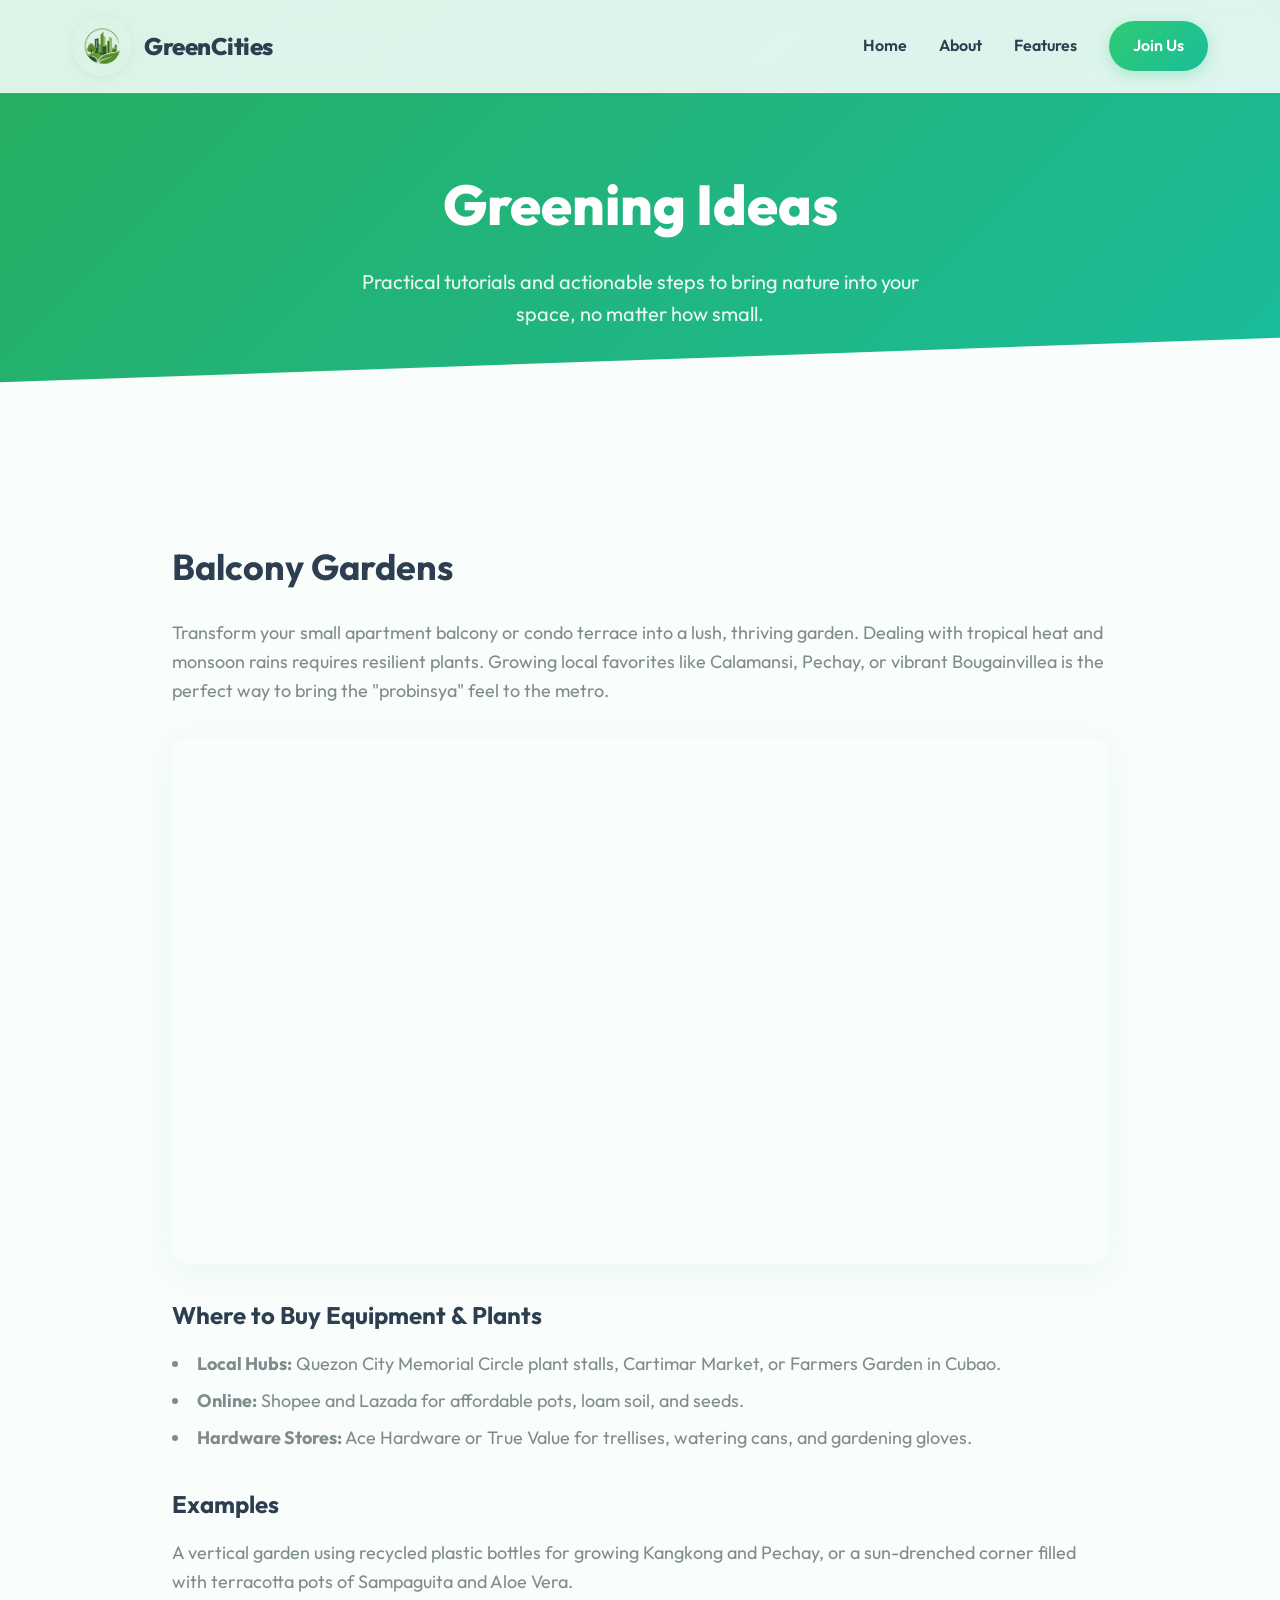
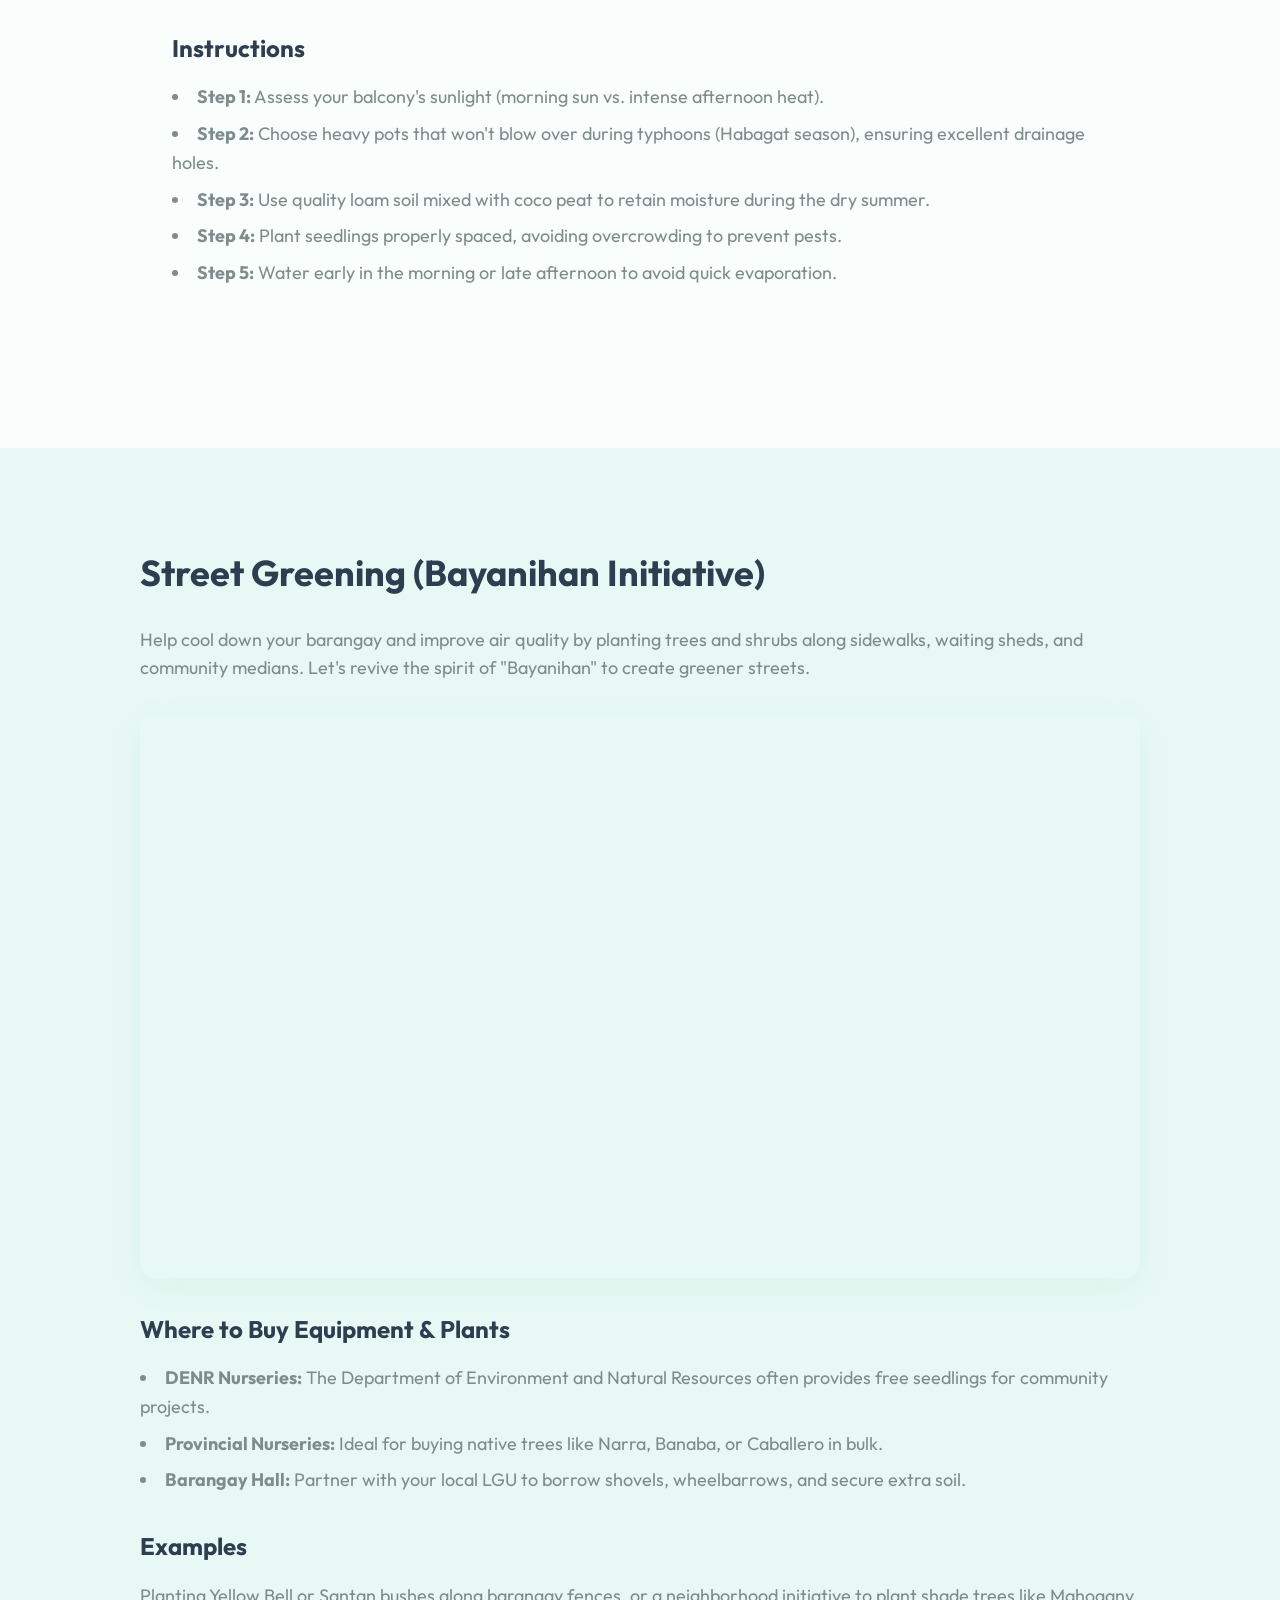
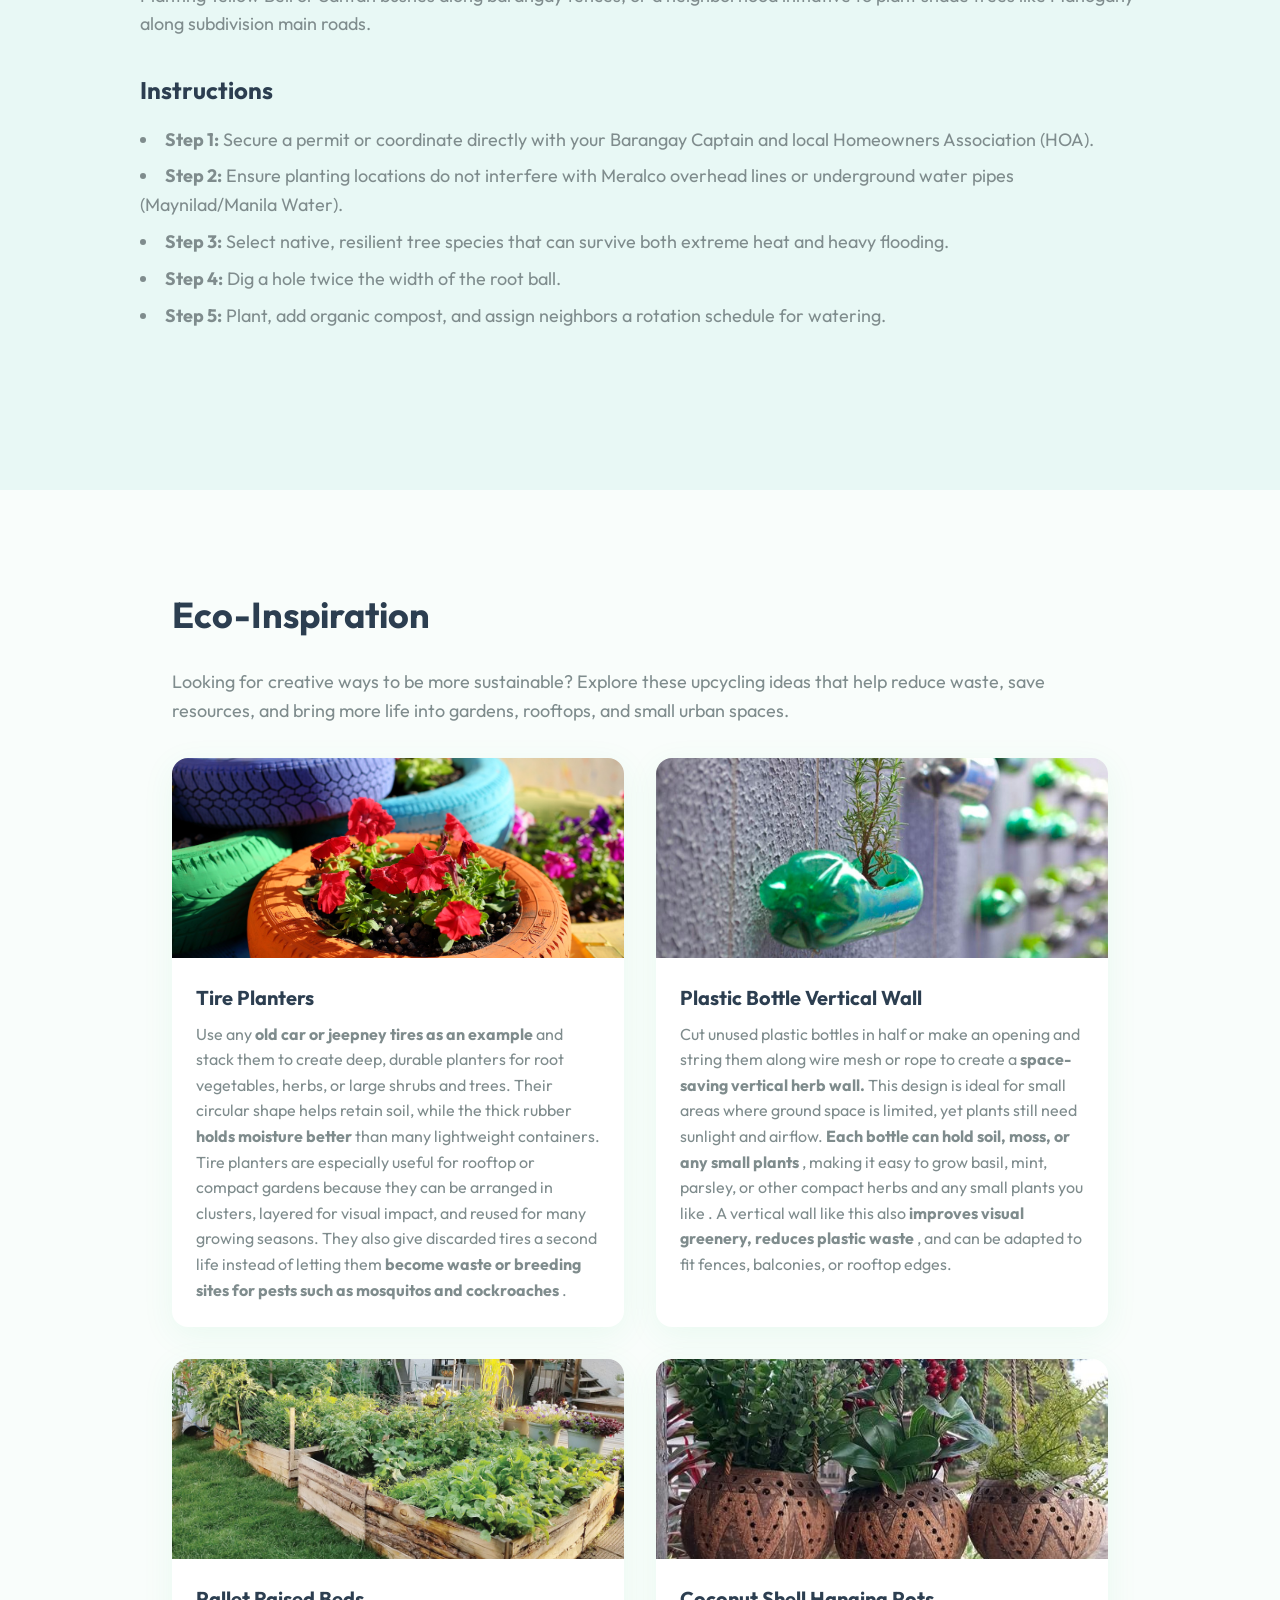
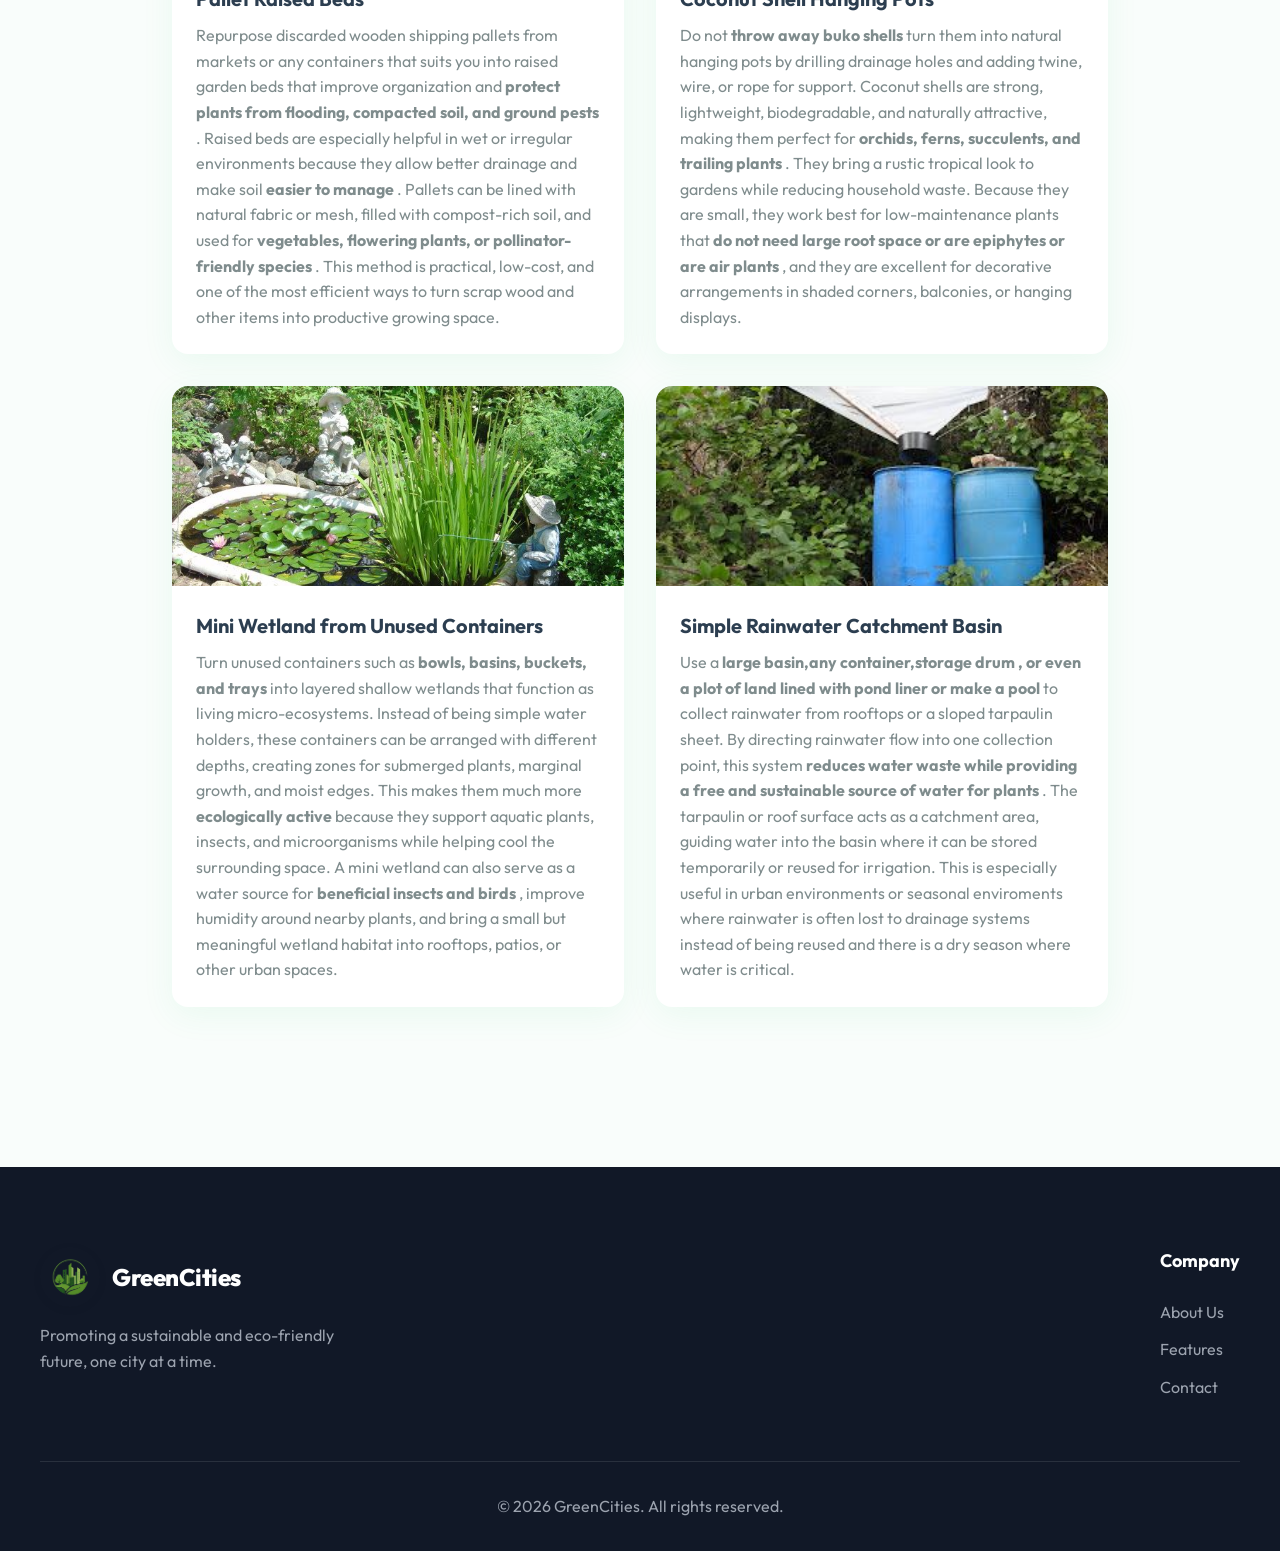
<file: green-ideas.html>
<!DOCTYPE html>
<html lang="en">

<head>
    <meta charset="UTF-8">
    <meta name="viewport" content="width=device-width, initial-scale=1.0">
    <meta name="description" content="GreenCities - Greening Ideas & Tutorials.">
    <title>GreenCities | Greening Ideas</title>
    <link rel="preconnect" href="https://fonts.googleapis.com">
    <link rel="preconnect" href="https://fonts.gstatic.com" crossorigin>
    <link href="https://fonts.googleapis.com/css2?family=Outfit:wght@300;400;600;800&display=swap" rel="stylesheet">
    <link rel="stylesheet" href="style.css">
</head>

<body>
    <header class="glass-header">
        <div class="header-container">
            <div class="logo-space">
                <img src="images/GreenCitiesLogo.png" alt="GreenCities Logo" class="logo">
                <span class="logo-text">GreenCities</span>
            </div>
            <nav>
                <ul class="nav-links">
                    <li><a href="index.html">Home</a></li>
                    <li><a href="about.html">About</a></li>
                    <li><a href="features.html">Features</a></li>
                    <li><a href="contact.html" class="btn-primary">Join Us</a></li>
                </ul>
            </nav>
        </div>
    </header>

    <main>
        <section class="page-hero">
            <h1>Greening Ideas</h1>
            <p>Practical tutorials and actionable steps to bring nature into your space, no matter how small.</p>
        </section>

        <section id="balcony-gardens" class="content-section">
            <div class="content-block">
                <h2>Balcony Gardens</h2>
                <p>Transform your small apartment balcony or condo terrace into a lush, thriving garden. Dealing with
                    tropical heat and monsoon rains requires resilient plants. Growing local favorites like Calamansi,
                    Pechay, or vibrant Bougainvillea is the perfect way to bring the "probinsya" feel to the metro.</p>

                <div class="video-container">
                    <!-- Placeholder YouTube Embed -->
                    <iframe width="560" height="315" src="https://www.youtube.com/embed/uEJ5WahSnFM?si=0HtAZ3I73wyXFLhN"
                        title="YouTube video player" frameborder="0"
                        allow="accelerometer; autoplay; clipboard-write; encrypted-media; gyroscope; picture-in-picture; web-share"
                        referrerpolicy="strict-origin-when-cross-origin" allowfullscreen></iframe>
                </div>

                <h3>Where to Buy Equipment & Plants</h3>
                <ul class="content-list">
                    <li><strong>Local Hubs:</strong> Quezon City Memorial Circle plant stalls, Cartimar Market, or
                        Farmers Garden in Cubao.</li>
                    <li><strong>Online:</strong> Shopee and Lazada for affordable pots, loam soil, and seeds.</li>
                    <li><strong>Hardware Stores:</strong> Ace Hardware or True Value for trellises, watering cans, and
                        gardening gloves.</li>
                </ul>

                <h3>Examples</h3>
                <p>A vertical garden using recycled plastic bottles for growing Kangkong and Pechay, or a sun-drenched
                    corner filled with terracotta pots of Sampaguita and Aloe Vera.</p>

                <h3>Instructions</h3>
                <ul class="content-list">
                    <li><strong>Step 1:</strong> Assess your balcony's sunlight (morning sun vs. intense afternoon
                        heat).</li>
                    <li><strong>Step 2:</strong> Choose heavy pots that won't blow over during typhoons (Habagat
                        season), ensuring excellent drainage holes.</li>
                    <li><strong>Step 3:</strong> Use quality loam soil mixed with coco peat to retain moisture during
                        the dry summer.</li>
                    <li><strong>Step 4:</strong> Plant seedlings properly spaced, avoiding overcrowding to prevent
                        pests.</li>
                    <li><strong>Step 5:</strong> Water early in the morning or late afternoon to avoid quick
                        evaporation.</li>
                </ul>
            </div>
        </section>

        <section id="street-greening" class="content-section"
            style="background-color: var(--primary-light); max-width: 100%; padding: 6rem 2rem;">
            <div style="max-width: 1000px; margin: 0 auto;">
                <div class="content-block">
                    <h2>Street Greening (Bayanihan Initiative)</h2>
                    <p>Help cool down your barangay and improve air quality by planting trees and shrubs along
                        sidewalks, waiting sheds, and community medians. Let's revive the spirit of "Bayanihan" to
                        create greener streets.</p>

                    <div class="video-container">
                        <!-- Placeholder YouTube Embed -->
                        <iframe width="560" height="315"
                            src="https://www.youtube.com/embed/APRPZrgTfZ4?si=lKNvpnqHv1RMliUl"
                            title="YouTube video player" frameborder="0"
                            allow="accelerometer; autoplay; clipboard-write; encrypted-media; gyroscope; picture-in-picture; web-share"
                            referrerpolicy="strict-origin-when-cross-origin" allowfullscreen></iframe>
                    </div>

                    <h3>Where to Buy Equipment & Plants</h3>
                    <ul class="content-list">
                        <li><strong>DENR Nurseries:</strong> The Department of Environment and Natural Resources often
                            provides free seedlings for community projects.</li>
                        <li><strong>Provincial Nurseries:</strong> Ideal for buying native trees like Narra, Banaba, or
                            Caballero in bulk.</li>
                        <li><strong>Barangay Hall:</strong> Partner with your local LGU to borrow shovels, wheelbarrows,
                            and secure extra soil.</li>
                    </ul>

                    <h3>Examples</h3>
                    <p>Planting Yellow Bell or Santan bushes along barangay fences, or a neighborhood initiative to
                        plant shade trees like Mahogany along subdivision main roads.</p>

                    <h3>Instructions</h3>
                    <ul class="content-list">
                        <li><strong>Step 1:</strong> Secure a permit or coordinate directly with your Barangay Captain
                            and local Homeowners Association (HOA).</li>
                        <li><strong>Step 2:</strong> Ensure planting locations do not interfere with Meralco overhead
                            lines or underground water pipes (Maynilad/Manila Water).</li>
                        <li><strong>Step 3:</strong> Select native, resilient tree species that can survive both extreme
                            heat and heavy flooding.</li>
                        <li><strong>Step 4:</strong> Dig a hole twice the width of the root ball.</li>
                        <li><strong>Step 5:</strong> Plant, add organic compost, and assign neighbors a rotation
                            schedule for watering.</li>
                    </ul>
                </div>
            </div>
        </section>

        <section id="eco-inspiration" class="content-section">
    <div class="content-block">
        <h2>Eco-Inspiration</h2>
        <p>Looking for creative ways to be more sustainable? Explore these upcycling ideas that help reduce waste, save resources, and bring more life into gardens, rooftops, and small urban spaces.</p>

        <div class="eco-grid">
            <div class="eco-card">
                <div class="eco-image-window">

                    <img src="images/tire-planters.jpeg" alt="Stacked tire planters with vegetables">
                </div>
                <div class="eco-content">
                    <h3>Tire Planters</h3>
                    <p> Use any <b> old car or jeepney tires as an example </b> and stack them to create deep, 
                        durable planters for root vegetables, herbs, or large shrubs and trees. Their circular shape helps retain soil, 
                        while the thick rubber <b> holds moisture better </b> than many lightweight containers. 
                        Tire planters are especially useful for rooftop or compact gardens because they can be arranged in 
                        clusters, layered for visual impact, and reused for many growing seasons. They also give discarded tires a second 
                        life instead of letting them <b> become waste or breeding sites for pests such as mosquitos and cockroaches  </b>.</p>
                </div>
            </div>

            <div class="eco-card">
                <div class="eco-image-window">
            
                    <img src="images/bottle-plant.jpeg" alt="Plastic bottle vertical herb garden">
                </div>
                <div class="eco-content">
                    <h3>Plastic Bottle Vertical Wall</h3>
                    <p>Cut unused plastic bottles in half or make an opening and string them 
                        along wire mesh or rope to create a <b> space-saving vertical herb wall. </b> This 
                        design is ideal for small areas where ground space is limited, yet plants still 
                        need sunlight and airflow.  <b>Each bottle can hold soil, moss, or any small plants </b> , 
                        making it easy to grow basil, mint, parsley, or other compact herbs and any small plants you like . A vertical wall 
                        like this also <b> improves visual greenery, reduces plastic waste </b>, and can be adapted to fit 
                        fences, balconies, or rooftop edges.</p>
                </div>
            </div>

            <div class="eco-card">
                <div class="eco-image-window">
                
                    <img src="images/pallet-plant.jpg" alt="Wooden pallet raised garden bed">
                </div>
                <div class="eco-content">
                    <h3>Pallet Raised Beds</h3>
                    <p>Repurpose discarded wooden shipping pallets from markets or any containers that suits you into raised garden beds that 
                        improve organization and <b> protect plants from flooding, compacted soil, and ground pests </b>. 
                        Raised beds are especially helpful in wet or irregular environments because they allow better 
                        drainage and make soil <b> easier to manage </b>. Pallets can be lined with natural fabric or mesh, filled 
                        with compost-rich soil, and used for <b> vegetables, flowering plants, or pollinator-friendly species </b>. 
                        This method is practical, low-cost, and one of the most efficient ways to turn scrap wood and other items into productive growing space.</p>
                </div>
            </div>

            <div class="eco-card">
                <div class="eco-image-window">
            
                    <img src="images/coconut-plant.jpg" alt="Coconut shell hanging plant pots">
                </div>
                <div class="eco-content">
                    <h3>Coconut Shell Hanging Pots</h3>
                    <p>Do not <b> throw away buko shells </b> turn them into natural hanging pots by drilling drainage 
                        holes and adding twine, wire, or rope for support. Coconut shells are strong, lightweight, 
                        biodegradable, and naturally attractive, making them perfect for <b> orchids, ferns, succulents, 
                        and trailing plants </b> . They bring a rustic tropical look to gardens while reducing household waste. 
                        Because they are small, they work best for low-maintenance plants that <b> do not need large root space or 
                        are epiphytes or are air plants </b>, 
                        and they are excellent for decorative arrangements in shaded corners, balconies, or hanging displays.</p>
                </div>
            </div>

            <div class="eco-card">
                <div class="eco-image-window">
                    <img src="images/tup-pond.jpg" alt="Mini wetland container with aquatic plants">
                </div>
                <div class="eco-content">
                    <h3>Mini Wetland from Unused Containers</h3>
                    <p>Turn unused containers such as <b>bowls, basins, buckets, and trays </b> into layered shallow wetlands 
                        that function as living micro-ecosystems. Instead of being simple water holders, these containers 
                        can be arranged with different depths, creating zones for submerged plants, marginal growth, and 
                        moist edges. This makes them much more <b> ecologically active </b> because they support aquatic plants, 
                        insects, and microorganisms while helping cool the surrounding space. A mini wetland can also serve as
                         a water source for <b> beneficial insects and birds </b>, improve humidity around nearby plants, and bring a 
                         small but meaningful wetland habitat into rooftops, patios, or other urban spaces.</p>
                </div>
            </div>
            <div class="eco-card">
                <div class="eco-image-window">
                    <img src="images/rain-collector.jpg" alt="Simple rooftop rainwater harvesting basin system">
                </div>
                <div class="eco-content">
                    <h3>Simple Rainwater Catchment Basin</h3>
                        <p>Use a  <b> large basin,any container,storage drum , or even a plot of land lined with pond liner or make a pool </b> to collect rainwater from rooftops or a sloped 
                        tarpaulin sheet. By directing rainwater flow into one collection point, this system  <b> reduces water waste 
                        while providing a free and sustainable source of water for plants </b> . The tarpaulin or roof surface acts 
                        as a catchment area, guiding water into the basin where it can be stored temporarily or reused for 
                        irrigation. This is especially useful in urban environments or seasonal enviroments where rainwater is often lost to drainage 
                        systems instead of being reused and there is a dry season where water is critical.</p>
                </div>
            </div>
        </div>
    </div>
</section>
    </main>

    <footer>
        <div class="footer-content">
            <div class="footer-brand">
                <div class="logo-space footer-logo">
                    <img src="images/GreenCitiesLogo.png" alt="GreenCities Logo" class="logo">
                    <span class="logo-text">GreenCities</span>
                </div>
                <p>Promoting a sustainable and eco-friendly future, one city at a time.</p>
            </div>
            <div class="footer-links">
                <div class="link-group">
                    <h4>Company</h4>
                    <a href="about.html">About Us</a>
                    <a href="features.html">Features</a>
                    <a href="contact.html">Contact</a>
                </div>

            </div>
        </div>
        <div class="footer-bottom">
            <p>&copy; 2026 GreenCities. All rights reserved.</p>
        </div>
    </footer>
</body>

</html>
</file>
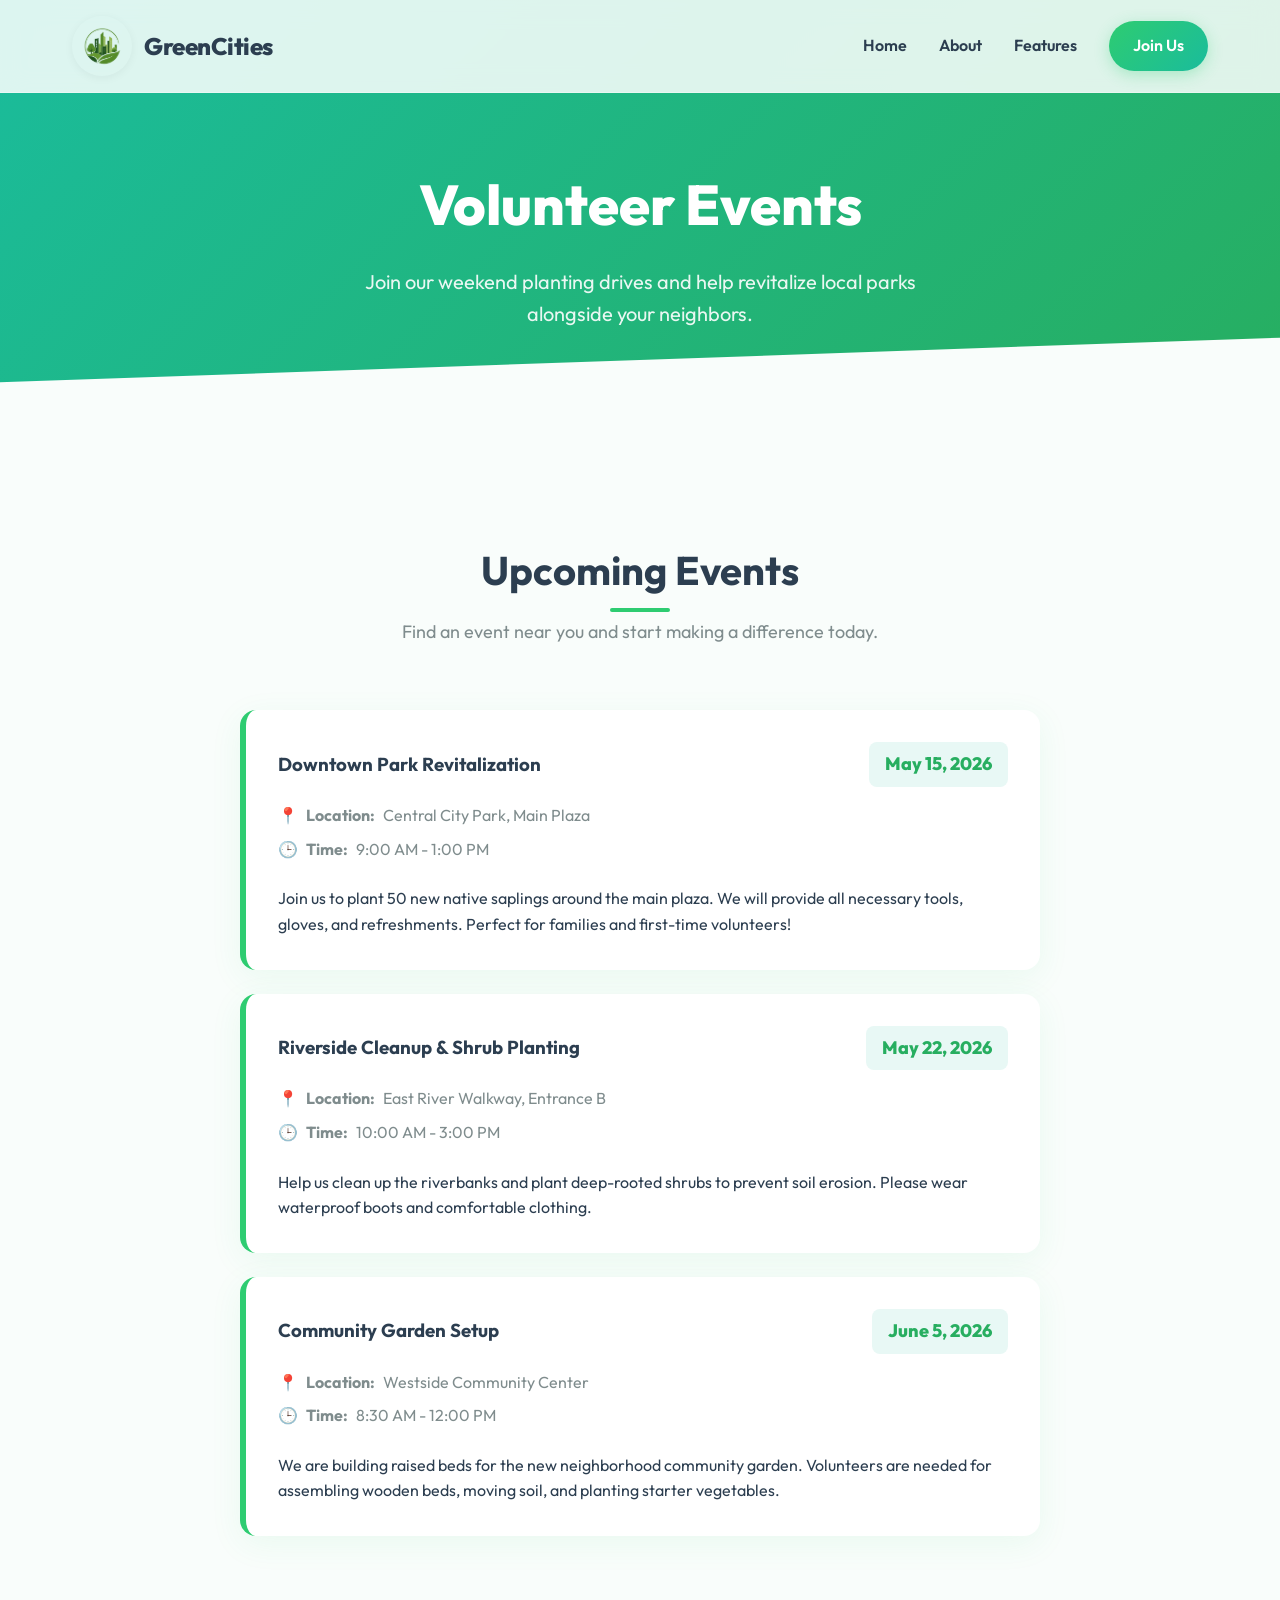
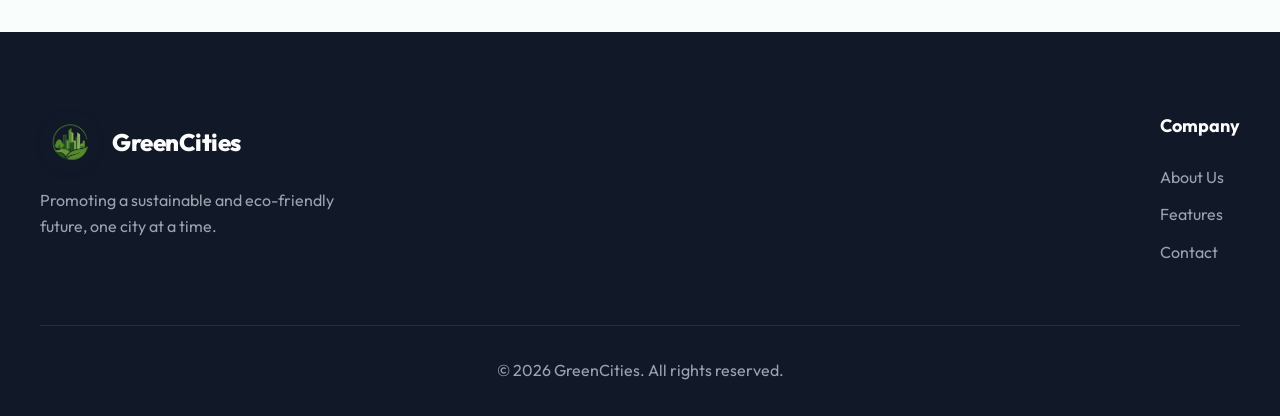
<file: volunteer-events.html>
<!DOCTYPE html>
<html lang="en">

<head>
    <meta charset="UTF-8">
    <meta name="viewport" content="width=device-width, initial-scale=1.0">
    <meta name="description" content="GreenCities - Upcoming Volunteer Events.">
    <title>GreenCities | Volunteer Events</title>
    <link rel="preconnect" href="https://fonts.googleapis.com">
    <link rel="preconnect" href="https://fonts.gstatic.com" crossorigin>
    <link href="https://fonts.googleapis.com/css2?family=Outfit:wght@300;400;600;800&display=swap" rel="stylesheet">
    <link rel="stylesheet" href="style.css">
</head>

<body>
    <header class="glass-header">
        <div class="header-container">
            <div class="logo-space">
                <img src="images/GreenCitiesLogo.png" alt="GreenCities Logo" class="logo">
                <span class="logo-text">GreenCities</span>
            </div>
            <nav>
                <ul class="nav-links">
                    <li><a href="index.html">Home</a></li>
                    <li><a href="about.html">About</a></li>
                    <li><a href="features.html">Features</a></li>
                    <li><a href="contact.html" class="btn-primary">Join Us</a></li>
                </ul>
            </nav>
        </div>
    </header>

    <main>
        <section class="page-hero" style="background: linear-gradient(135deg, var(--secondary) 0%, var(--primary-dark) 100%);">
            <h1>Volunteer Events</h1>
            <p>Join our weekend planting drives and help revitalize local parks alongside your neighbors.</p>
        </section>

        <section class="content-section">
            <div class="section-header">
                <h2>Upcoming Events</h2>
                <p>Find an event near you and start making a difference today.</p>
            </div>

            <div class="event-list">
                <div class="event-card">
                    <div class="event-header">
                        <h3>Downtown Park Revitalization</h3>
                        <div class="event-date">May 15, 2026</div>
                    </div>
                    <div class="event-details">
                        <p>📍 <strong>Location:</strong> Central City Park, Main Plaza</p>
                        <p>🕒 <strong>Time:</strong> 9:00 AM - 1:00 PM</p>
                    </div>
                    <p>Join us to plant 50 new native saplings around the main plaza. We will provide all necessary tools, gloves, and refreshments. Perfect for families and first-time volunteers!</p>
                </div>

                <div class="event-card">
                    <div class="event-header">
                        <h3>Riverside Cleanup & Shrub Planting</h3>
                        <div class="event-date">May 22, 2026</div>
                    </div>
                    <div class="event-details">
                        <p>📍 <strong>Location:</strong> East River Walkway, Entrance B</p>
                        <p>🕒 <strong>Time:</strong> 10:00 AM - 3:00 PM</p>
                    </div>
                    <p>Help us clean up the riverbanks and plant deep-rooted shrubs to prevent soil erosion. Please wear waterproof boots and comfortable clothing.</p>
                </div>

                <div class="event-card">
                    <div class="event-header">
                        <h3>Community Garden Setup</h3>
                        <div class="event-date">June 5, 2026</div>
                    </div>
                    <div class="event-details">
                        <p>📍 <strong>Location:</strong> Westside Community Center</p>
                        <p>🕒 <strong>Time:</strong> 8:30 AM - 12:00 PM</p>
                    </div>
                    <p>We are building raised beds for the new neighborhood community garden. Volunteers are needed for assembling wooden beds, moving soil, and planting starter vegetables.</p>
                </div>
            </div>
        </section>
    </main>

    <footer>
        <div class="footer-content">
            <div class="footer-brand">
                <div class="logo-space footer-logo">
                    <img src="images/GreenCitiesLogo.png" alt="GreenCities Logo" class="logo">
                    <span class="logo-text">GreenCities</span>
                </div>
                <p>Promoting a sustainable and eco-friendly future, one city at a time.</p>
            </div>
            <div class="footer-links">
                <div class="link-group">
                    <h4>Company</h4>
                    <a href="about.html">About Us</a>
                    <a href="features.html">Features</a>
                    <a href="contact.html">Contact</a>
                </div>

            </div>
        </div>
        <div class="footer-bottom">
            <p>&copy; 2026 GreenCities. All rights reserved.</p>
        </div>
    </footer>
</body>
</html>
</file>
<file: style.css>
:root {
    --primary: #2ECC71;
    --primary-dark: #27AE60;
    --primary-light: #E8F8F5;
    --secondary: #1ABC9C;
    --text-main: #2C3E50;
    --text-light: #7F8C8D;
    --bg-main: #F9FDFB;
    --white: #FFFFFF;
    --glass-bg: rgba(255, 255, 255, 0.85);
    --glass-border: rgba(255, 255, 255, 0.3);
    --shadow-soft: 0 8px 32px rgba(46, 204, 113, 0.08);
    --shadow-hover: 0 12px 48px rgba(46, 204, 113, 0.15);
    --transition: all 0.3s cubic-bezier(0.25, 0.8, 0.25, 1);
}

* {
    margin: 0;
    padding: 0;
    box-sizing: border-box;
}

html {
    scroll-behavior: smooth;
}

body {
    font-family: 'Outfit', sans-serif;
    color: var(--text-main);
    background-color: var(--bg-main);
    line-height: 1.6;
    overflow-x: hidden;
}

.glass-header {
    position: fixed;
    top: 0;
    left: 0;
    width: 100%;
    z-index: 1000;
    background: var(--glass-bg);
    backdrop-filter: blur(12px);
    -webkit-backdrop-filter: blur(12px);
    border-bottom: 1px solid var(--glass-border);
    transition: var(--transition);
}

.header-container {
    max-width: 1200px;
    margin: 0 auto;
    padding: 1rem 2rem;
    display: flex;
    justify-content: space-between;
    align-items: center;
}

.logo-space {
    display: flex;
    align-items: center;
    gap: 0.75rem;
    text-decoration: none;
}

.logo {
    height: 60px;
    width: auto;
    object-fit: contain;
    border-radius: 50%;
    box-shadow: 0 2px 10px rgba(0, 0, 0, 0.05);
}

.logo-text {
    font-size: 1.5rem;
    font-weight: 800;
    color: var(--text-main);
    letter-spacing: -0.5px;
}

nav .nav-links {
    display: flex;
    list-style: none;
    align-items: center;
    gap: 2rem;
}

nav a {
    text-decoration: none;
    color: var(--text-main);
    font-weight: 600;
    font-size: 1rem;
    transition: var(--transition);
    position: relative;
}

nav a:not(.btn-primary)::after {
    content: '';
    position: absolute;
    width: 0;
    height: 2px;
    bottom: -4px;
    left: 0;
    background-color: var(--primary);
    transition: var(--transition);
}

nav a:not(.btn-primary):hover::after {
    width: 100%;
}

nav a:not(.btn-primary):hover {
    color: var(--primary);
}


.btn-primary {
    background: linear-gradient(135deg, var(--primary), var(--secondary));
    color: var(--white) !important;
    padding: 0.75rem 1.5rem;
    border-radius: 50px;
    box-shadow: 0 4px 15px rgba(46, 204, 113, 0.3);
    font-weight: 600;
    text-decoration: none;
    transition: var(--transition);
    display: inline-block;
}

.btn-primary:hover {
    transform: translateY(-2px);
    box-shadow: 0 6px 20px rgba(46, 204, 113, 0.4);
    filter: brightness(0.9);
}

.btn-secondary {
    background: var(--white);
    color: var(--text-main);
    padding: 0.75rem 1.5rem;
    border-radius: 50px;
    font-weight: 600;
    text-decoration: none;
    transition: var(--transition);
    border: 1px solid rgba(0, 0, 0, 0.05);
    box-shadow: 0 4px 15px rgba(0, 0, 0, 0.05);
    display: inline-block;
}

.btn-secondary:hover {
    transform: translateY(-2px);
    box-shadow: 0 6px 20px rgba(0, 0, 0, 0.1);
    color: var(--primary);
    filter: brightness(0.95);
}

.page-hero {
    padding: 10rem 2rem 5rem;
    background: linear-gradient(135deg, var(--primary-dark) 0%, var(--secondary) 100%);
    color: var(--white);
    text-align: center;
    margin-bottom: 2rem;
    position: relative;
    overflow: hidden;
}

.page-hero::after {
    content: '';
    position: absolute;
    bottom: -50px;
    left: 0;
    width: 100%;
    height: 100px;
    background: var(--bg-main);
    transform: skewY(-2deg);
}

.page-hero h1 {
    font-size: 3.5rem;
    font-weight: 800;
    margin-bottom: 1rem;
    position: relative;
    z-index: 2;
}

.page-hero p {
    font-size: 1.25rem;
    opacity: 0.9;
    max-width: 600px;
    margin: 0 auto;
    position: relative;
    z-index: 2;
}

/* Hero Section */
.hero {
    min-height: 100vh;
    display: flex;
    align-items: center;
    justify-content: center;
    position: relative;
    padding: 6rem 2rem 2rem;
    background-image: linear-gradient(rgba(17, 24, 39, 0.7), rgba(17, 24, 39, 0.85));
    background-size: cover;
    background-position: center;
    background-attachment: fixed;
    text-align: center;
}

/* Subpage Hero Variants */
.hero.sub-hero {
    min-height: 100vh;
    background-attachment: scroll; /* Better compatibility for mobile/certain layouts to avoid gaps */
}

.hero-drought {
    background-image: linear-gradient(rgba(139, 69, 19, 0.6), rgba(0, 0, 0, 0.8)), url('images/hero-drought.jpg');
    background-color: #A0522D; /* Fallback Sienna */
}

.hero-benefits {
    background-image: linear-gradient(rgba(46, 204, 113, 0.6), rgba(0, 0, 0, 0.8)), url('images/hero-benefits.jpg');
    background-color: #27AE60; /* Fallback Primary Dark */
}

.hero-info {
    background-image: linear-gradient(rgba(52, 152, 219, 0.6), rgba(0, 0, 0, 0.8)), url('images/hero-info.jpg');
    background-color: #2980B9; /* Fallback Blue */
}

.hero-content {
    max-width: 800px;
    z-index: 2;
    animation: fadeInUp 1s ease-out;
}

.badge {
    display: inline-block;
    padding: 0.5rem 1rem;
    background: var(--primary-light);
    color: var(--primary-dark);
    border-radius: 50px;
    font-weight: 600;
    font-size: 0.875rem;
    margin-bottom: 1.5rem;
    letter-spacing: 1px;
    text-transform: uppercase;
}

.hero h1 {
    font-size: 4.5rem;
    font-weight: 800;
    line-height: 1.1;
    margin-bottom: 1.5rem;
    color: var(--white);
}

.hero h1 .highlight {
    background: linear-gradient(135deg, var(--primary), var(--secondary));
    -webkit-background-clip: text;
    -webkit-text-fill-color: transparent;
}

.hero p {
    font-size: 1.25rem;
    color: rgba(255, 255, 255, 0.9);
    margin-bottom: 2.5rem;
    max-width: 600px;
    margin-left: auto;
    margin-right: auto;
}

.hero-actions {
    display: flex;
    gap: 1rem;
    justify-content: center;
}

/* Features Section */
.features {
    padding: 8rem 2rem;
    max-width: 1200px;
    margin: 0 auto;
}

.section-header {
    text-align: center;
    margin-bottom: 4rem;
}

.section-header h2 {
    font-size: 2.5rem;
    color: var(--text-main);
    margin-bottom: 1rem;
    position: relative;
    display: inline-block;
}

.section-header h2::after {
    content: '';
    position: absolute;
    bottom: -10px;
    left: 50%;
    transform: translateX(-50%);
    width: 60px;
    height: 4px;
    background: var(--primary);
    border-radius: 2px;
}

.section-header p {
    color: var(--text-light);
    font-size: 1.125rem;
    max-width: 600px;
    margin: 0 auto;
}

.feature-grid {
    display: grid;
    grid-template-columns: repeat(auto-fit, minmax(300px, 1fr));
    gap: 2.5rem;
}

.feature-card {
    background: var(--white);
    padding: 3rem 2rem;
    border-radius: 24px;
    box-shadow: var(--shadow-soft);
    text-align: center;
    transition: var(--transition);
    border: 1px solid rgba(0, 0, 0, 0.02);
}

.feature-card:hover {
    transform: translateY(-10px);
    box-shadow: var(--shadow-hover);
}

.feature-card .icon {
    font-size: 3.5rem;
    margin-bottom: 1.5rem;
    display: inline-block;
    padding: 1rem;
    background: var(--primary-light);
    border-radius: 20px;
}

.feature-card h3 {
    font-size: 1.5rem;
    margin-bottom: 1rem;
    color: var(--text-main);
}

.feature-card p {
    color: var(--text-light);
}

/* Accordion */
.accordion {
    max-width: 800px;
    margin: 0 auto;
    display: flex;
    flex-direction: column;
    gap: 1rem;
}

.accordion-item {
    background: var(--white);
    border-radius: 12px;
    box-shadow: var(--shadow-soft);
    overflow: hidden;
    transition: box-shadow 0.3s cubic-bezier(0.25, 0.8, 0.25, 1);
}

.accordion-item:hover {
    box-shadow: var(--shadow-hover);
}

.accordion-summary {
    padding: 1.5rem 2rem;
    font-size: 1.25rem;
    font-weight: 600;
    color: var(--text-main);
    cursor: pointer;
    display: flex;
    justify-content: space-between;
    align-items: center;
    list-style: none;
}

.accordion-summary::-webkit-details-marker {
    display: none;
}

.accordion-summary::after {
    content: '+';
    font-size: 1.5rem;
    color: var(--primary);
    transition: var(--transition);
}

details[open] .accordion-summary::after {
    content: '-';
    transform: rotate(180deg);
}

.accordion-content {
    max-height: 0;
    overflow: hidden;
    transition: max-height 0.4s ease-in-out;
}

.accordion-inner {
    padding: 0 2rem 1.5rem;
    color: var(--text-light);
    line-height: 1.8;
}

details.is-open .accordion-content {
    max-height: 400px;
}

/* Split Layout */
.split-layout {
    display: grid;
    grid-template-columns: 1fr 1fr;
    gap: 4rem;
    align-items: flex-start;
    max-width: 1200px;
    margin: 0 auto;
}

.split-image img {
    width: 100%;
    height: 100%;
    object-fit: cover;
    border-radius: 24px;
    box-shadow: var(--shadow-hover);
    min-height: 400px;
}

@media (max-width: 900px) {
    .split-layout {
        grid-template-columns: 1fr;
    }
}


.impact-section {
    background: linear-gradient(135deg, var(--primary), var(--secondary));
    padding: 6rem 2rem;
    color: var(--white);
    text-align: center;
}

.impact-grid {
    display: grid;
    grid-template-columns: repeat(auto-fit, minmax(200px, 1fr));
    gap: 3rem;
    max-width: 1000px;
    margin: 0 auto;
}

.impact-card h3 {
    font-size: 4rem;
    font-weight: 800;
    margin-bottom: 0.5rem;
    line-height: 1;
}

.impact-card p {
    font-size: 1.125rem;
    font-weight: 600;
    text-transform: uppercase;
    letter-spacing: 1px;
    opacity: 0.9;
}

/* Initiative Section */
.initiative-section {
    padding: 4rem 2rem 8rem;
    max-width: 1200px;
    margin: 0 auto;
}

.initiative-image-wrapper {
    margin: 2rem auto 0;
    max-width: 900px;
    border-radius: 24px;
    overflow: hidden;
    box-shadow: var(--shadow-soft);
    transition: var(--transition);
}

.initiative-image-wrapper:hover {
    transform: translateY(-5px);
    box-shadow: var(--shadow-hover);
}

.initiative-image-wrapper img {
    width: 100%;
    height: auto;
    display: block;
}

/* Footer */
footer {
    background: #111827;
    color: var(--white);
    padding: 5rem 2rem 2rem;
}

.footer-content {
    max-width: 1200px;
    margin: 0 auto;
    display: flex;
    justify-content: space-between;
    flex-wrap: wrap;
    gap: 3rem;
    margin-bottom: 3rem;
}

.footer-brand {
    flex: 1;
    min-width: 300px;
}

.footer-logo .logo-text {
    color: var(--white);
}

.footer-brand p {
    color: #9CA3AF;
    margin-top: 1rem;
    max-width: 300px;
}

.footer-links {
    display: flex;
    gap: 4rem;
}

.link-group h4 {
    font-size: 1.125rem;
    margin-bottom: 1.5rem;
    color: var(--white);
}

.link-group a {
    display: block;
    color: #9CA3AF;
    text-decoration: none;
    margin-bottom: 0.75rem;
    transition: var(--transition);
}

.link-group a:hover {
    color: var(--primary);
    transform: translateX(5px);
}

.footer-bottom {
    max-width: 1200px;
    margin: 0 auto;
    padding-top: 2rem;
    border-top: 1px solid rgba(255, 255, 255, 0.1);
    text-align: center;
    color: #9CA3AF;
}

/* Feature Link (Clickable Cards) */
.feature-link {
    text-decoration: none;
    display: block;
    color: inherit;
    transition: var(--transition);
}

.feature-link .feature-card,
.story-card {
    border-bottom: 4px solid transparent;
}

.feature-link:hover .feature-card,
.story-card:hover {
    border-bottom: 4px solid var(--primary);
}

.feature-link .feature-card::after,
.story-card .story-content::after {
    content: 'Click to open ➔';
    display: inline-block;
    margin-top: 1.5rem;
    padding: 0.5rem 1rem;
    background: var(--primary-light);
    border-radius: 50px;
    font-weight: 800;
    color: var(--primary-dark);
    opacity: 0.8;
    transition: var(--transition);
}

.feature-link:hover .feature-card::after,
.story-card:hover .story-content::after {
    opacity: 1;
    background: var(--primary);
    color: var(--white);
    transform: translateX(5px);
}

/* Video Container for responsive iframe */
.video-container {
    position: relative;
    padding-bottom: 56.25%;
    /* 16:9 Aspect Ratio */
    height: 0;
    overflow: hidden;
    max-width: 100%;
    border-radius: 16px;
    box-shadow: var(--shadow-soft);
    margin: 2rem 0;
}

.video-container iframe {
    position: absolute;
    top: 0;
    left: 0;
    width: 100%;
    height: 100%;
    border: none;
}

/* Event List */
.event-list {
    display: flex;
    flex-direction: column;
    gap: 1.5rem;
    max-width: 800px;
    margin: 0 auto;
}

.event-card {
    background: var(--white);
    padding: 2rem;
    border-radius: 16px;
    box-shadow: var(--shadow-soft);
    display: flex;
    flex-direction: column;
    gap: 1rem;
    border-left: 6px solid var(--primary);
    transition: var(--transition);
}

.event-card:hover {
    transform: translateX(5px);
    box-shadow: var(--shadow-hover);
}

.event-header {
    display: flex;
    justify-content: space-between;
    align-items: center;
    flex-wrap: wrap;
    gap: 1rem;
}

.event-date {
    background: var(--primary-light);
    color: var(--primary-dark);
    padding: 0.5rem 1rem;
    border-radius: 8px;
    font-weight: 800;
    font-size: 1.125rem;
}

.event-details p {
    color: var(--text-light);
    margin-bottom: 0.5rem;
    display: flex;
    align-items: center;
    gap: 0.5rem;
}

/* Story Grid */
.story-grid {
    display: grid;
    grid-template-columns: repeat(auto-fit, minmax(320px, 1fr));
    gap: 2.5rem;
}

.story-card {
    background: var(--white);
    border-radius: 20px;
    overflow: hidden;
    box-shadow: var(--shadow-soft);
    transition: var(--transition);
    text-decoration: none;
    color: inherit;
    display: flex;
    flex-direction: column;
}

.story-card:hover {
    transform: translateY(-8px);
    box-shadow: var(--shadow-hover);
}

.story-image {
    width: 100%;
    height: 220px;
    object-fit: cover;
}

.story-content {
    padding: 2rem;
    flex: 1;
    display: flex;
    flex-direction: column;
}

.story-content h3 {
    margin-bottom: 1rem;
    font-size: 1.5rem;
    color: var(--text-main);
}

.story-content p {
    color: var(--text-light);
    margin-bottom: 1.5rem;
    flex: 1;
}

.story-author {
    display: flex;
    align-items: center;
    gap: 1rem;
    border-top: 1px solid rgba(0, 0, 0, 0.05);
    padding-top: 1rem;
}

.story-author img {
    width: 40px;
    height: 40px;
    border-radius: 50%;
    object-fit: cover;
}

.story-author span {
    font-weight: 600;
    color: var(--text-main);
}

/* Page Section Overrides for new pages */
.content-section {
    padding: 6rem 2rem;
    max-width: 1000px;
    margin: 0 auto;
}

.content-block {
    margin-bottom: 4rem;
}

.content-block h2 {
    font-size: 2.25rem;
    margin-bottom: 1.5rem;
    color: var(--text-main);
}

.content-block h3 {
    font-size: 1.5rem;
    margin-bottom: 1rem;
    margin-top: 2rem;
    color: var(--text-main);
}

.content-block p {
    color: var(--text-light);
    margin-bottom: 1.5rem;
    font-size: 1.125rem;
}

.content-list {
    list-style-position: inside;
    color: var(--text-light);
    margin-bottom: 2rem;
    font-size: 1.125rem;
}

.content-list li {
    margin-bottom: 0.5rem;
}


/* Eco Inspiration Grid */
.eco-grid {
    display: grid;
    grid-template-columns: repeat(2, 1fr);
    gap: 2rem;
    margin-top: 2rem;
}

@media (max-width: 768px) {
    .eco-grid {
        grid-template-columns: 1fr;
    }
}

.eco-card {
    background: var(--white);
    border-radius: 16px;
    overflow: hidden;
    box-shadow: var(--shadow-soft);
    transition: var(--transition);
}

.eco-card:hover {
    transform: translateY(-5px);
    box-shadow: var(--shadow-hover);
}

.eco-image-window {
    width: 100%;
    height: 200px;
    background-color: #e0e0e0;
    position: relative;
}

.eco-image-window img {
    width: 100%;
    height: 100%;
    object-fit: cover;
}

.eco-content {
    padding: 1.5rem;
}

.eco-content h3 {
    font-size: 1.25rem;
    margin-bottom: 0.5rem;
    color: var(--text-main);
    margin-top: 0;
}

.eco-content p {
    color: var(--text-light);
    font-size: 1rem;
    margin-bottom: 0;
}

@keyframes fadeInUp {
    from {
        opacity: 0;
        transform: translateY(30px);
    }

    to {
        opacity: 1;
        transform: translateY(0);
    }
}


@media (max-width: 768px) {
    .hero h1 {
        font-size: 3rem;
    }

    .nav-links {
        display: none;
    }

    .footer-content {
        flex-direction: column;
    }
}
.benefits-grid {
    display: grid;
    grid-template-columns: repeat(auto-fit, minmax(350px, 1fr));
    gap: 3rem;
    margin-top: 3rem;
}

.benefit-card {
    background: var(--white);
    padding: 2.5rem;
    border-radius: 24px;
    box-shadow: var(--shadow-soft);
    display: flex;
    flex-direction: column;
    transition: var(--transition);
    border: 1px solid rgba(0, 0, 0, 0.02);
}

.benefit-card:hover {
    transform: translateY(-10px);
    box-shadow: var(--shadow-hover);
}

.benefit-card h3 {
    font-size: 1.5rem;
    margin-bottom: 1.25rem;
    color: var(--text-main);
    display: flex;
    align-items: center;
    gap: 0.75rem;
}

.benefit-card p {
    color: var(--text-light);
    line-height: 1.7;
    margin-bottom: 1.5rem;
    flex-grow: 1;
}

.mid-image {
    display: block;
    width: 100%;
    height: 300px;
    object-fit: cover;
    border-radius: 16px;
    box-shadow: var(--shadow-soft);
    margin: 1.5rem 0;
    transition: var(--transition);
}

.mid-image:hover {
    transform: scale(1.02);
    box-shadow: var(--shadow-hover);
}
</file>
